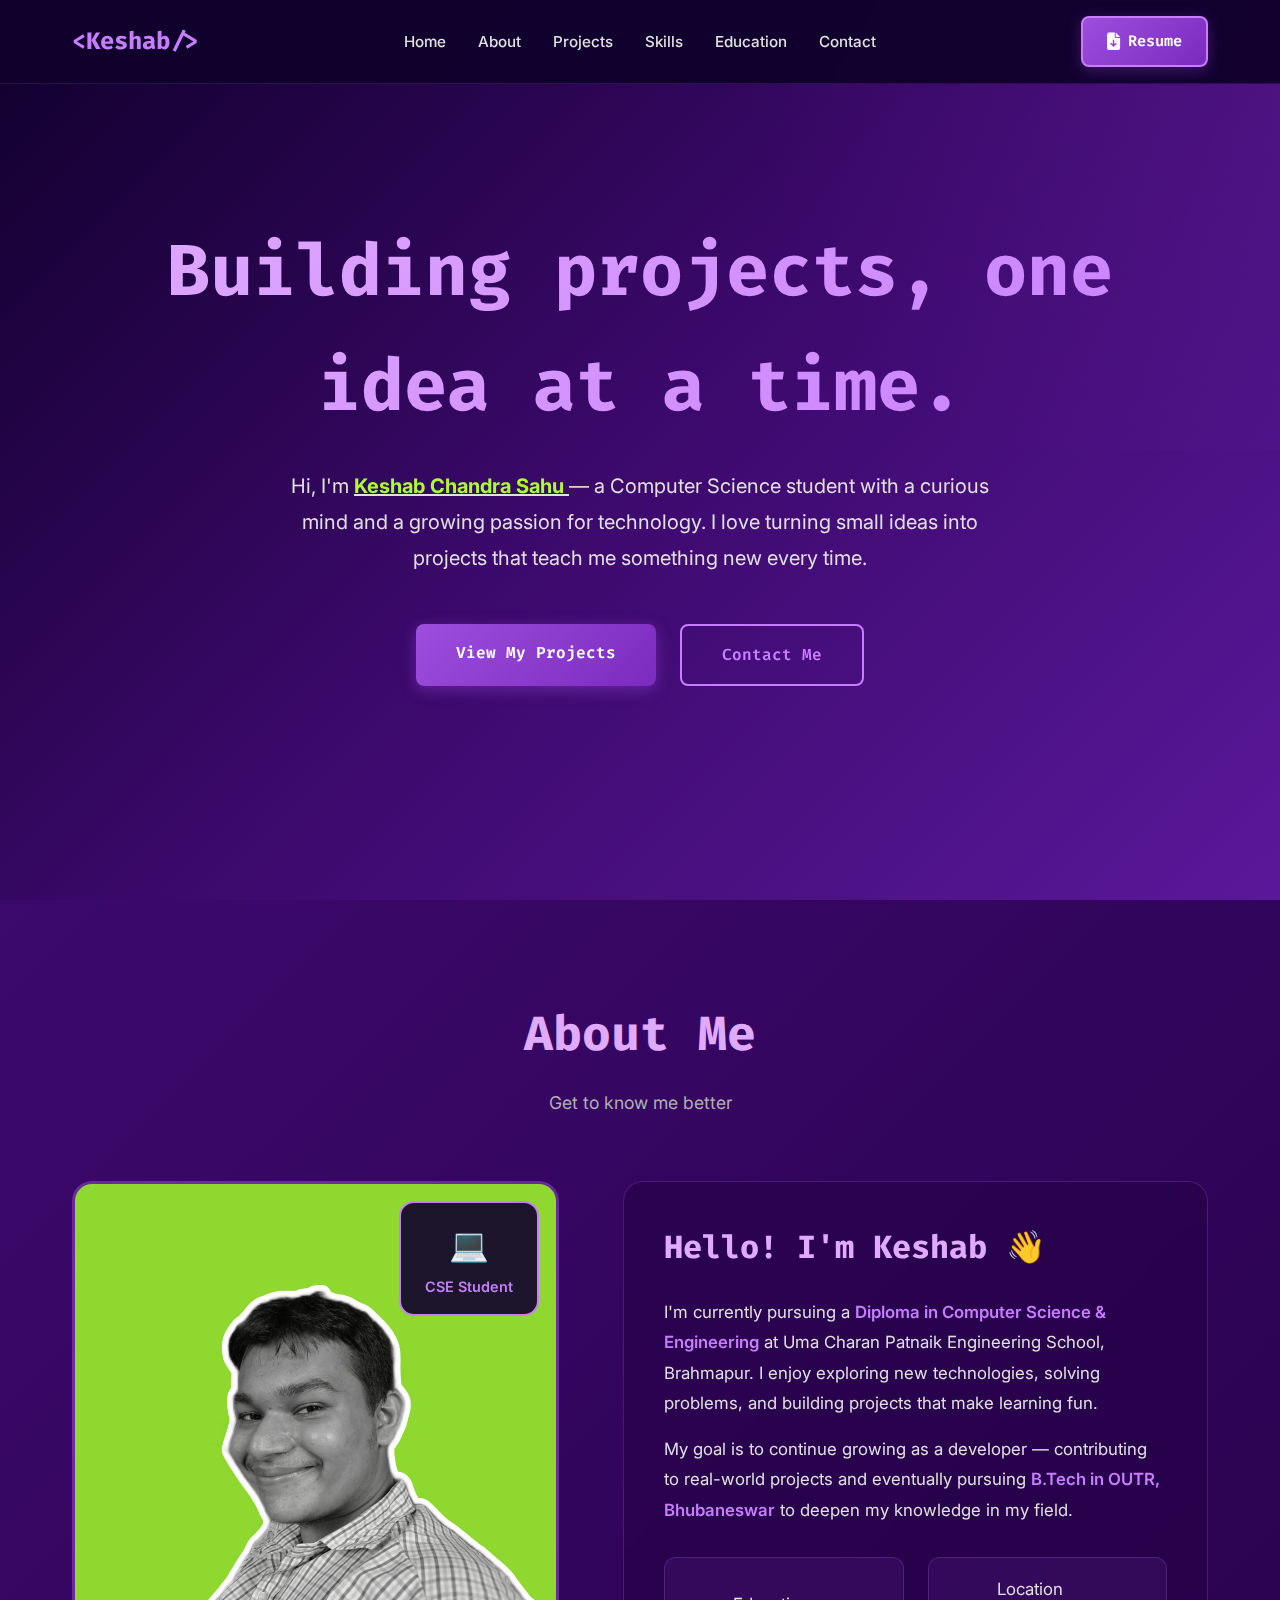
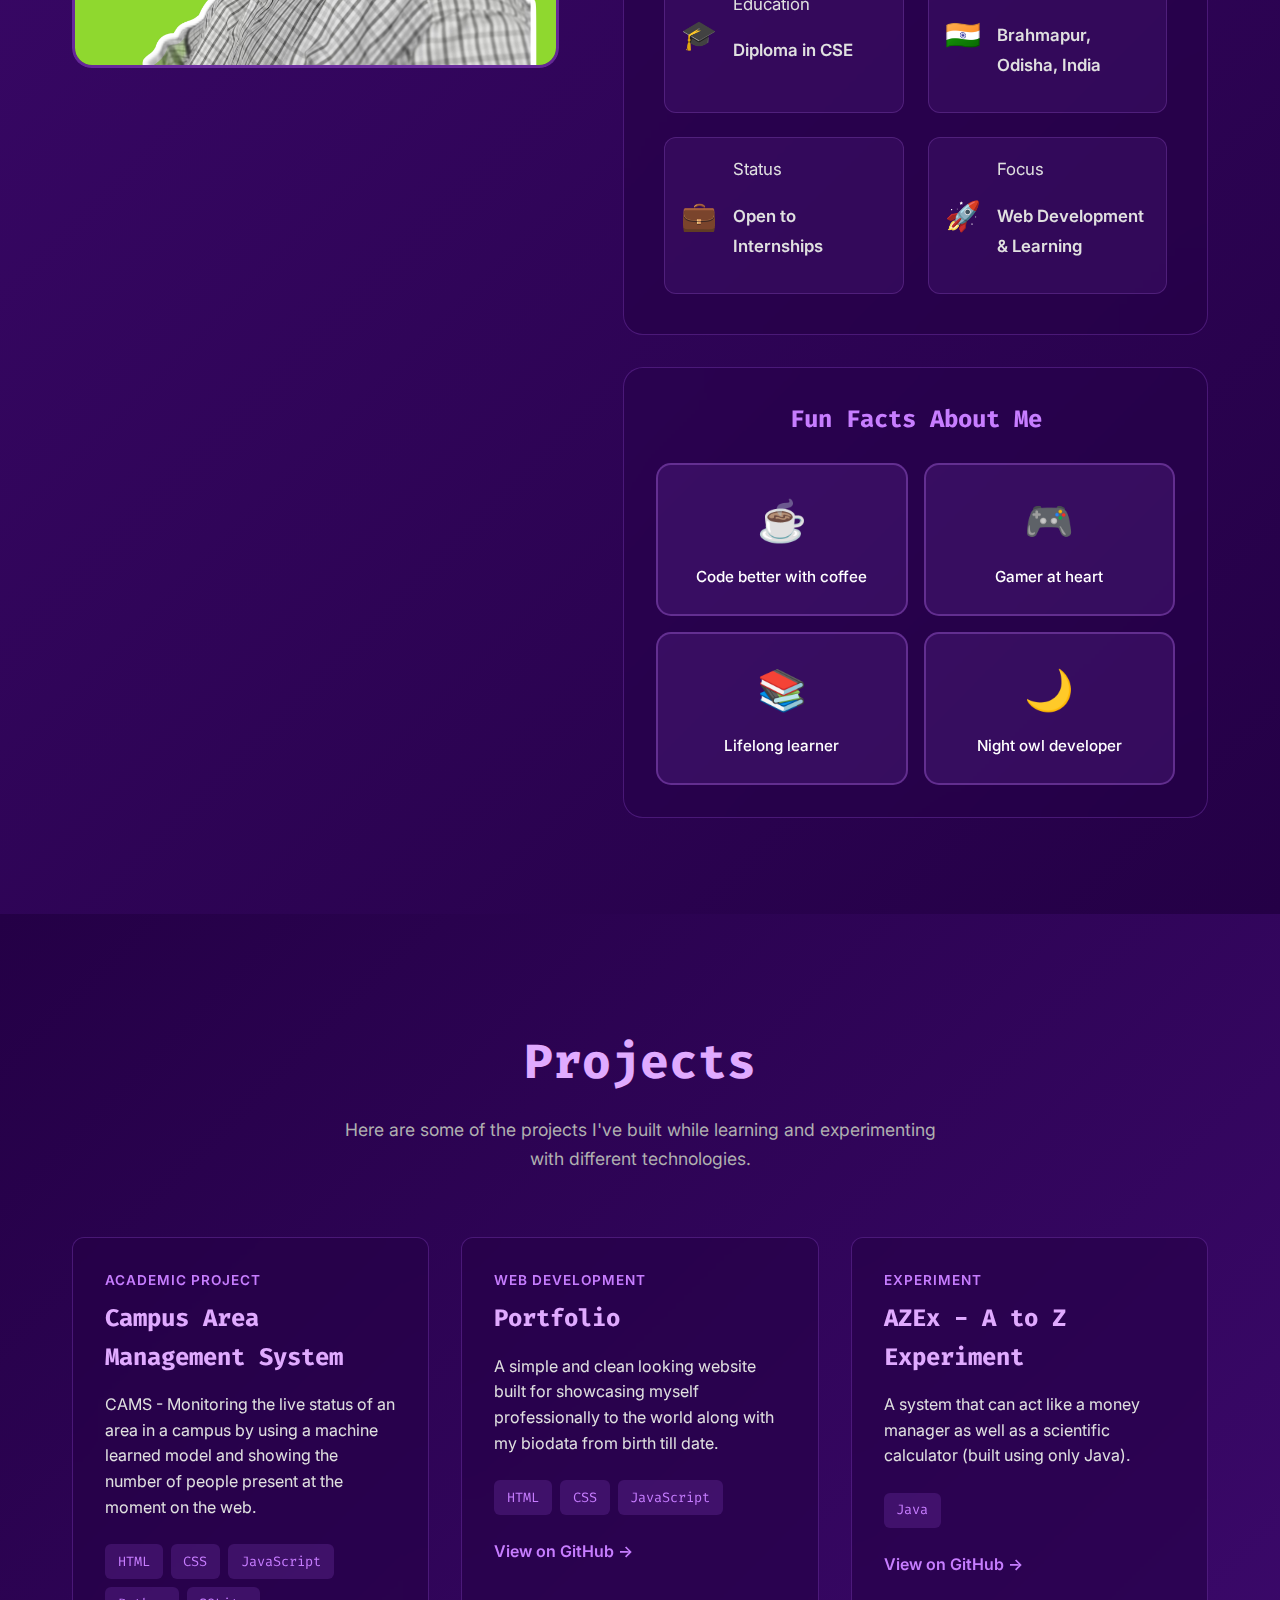
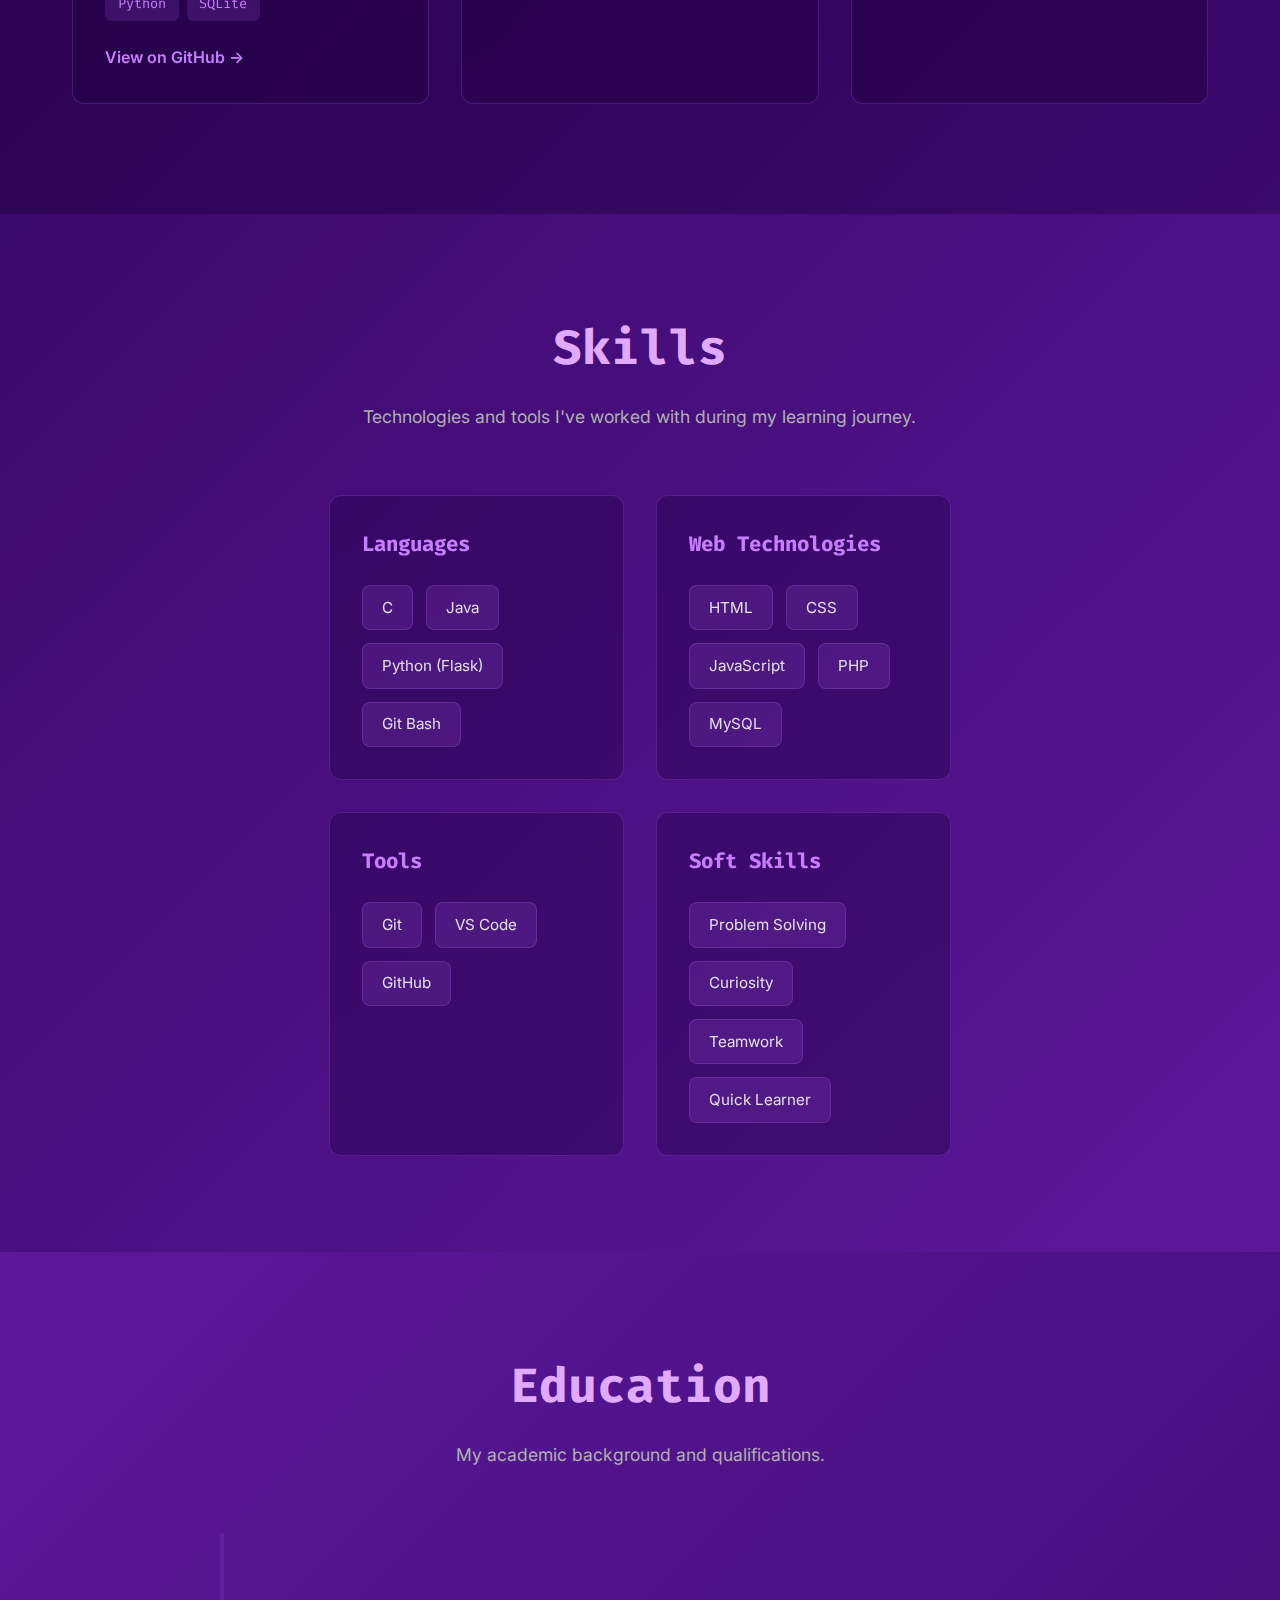
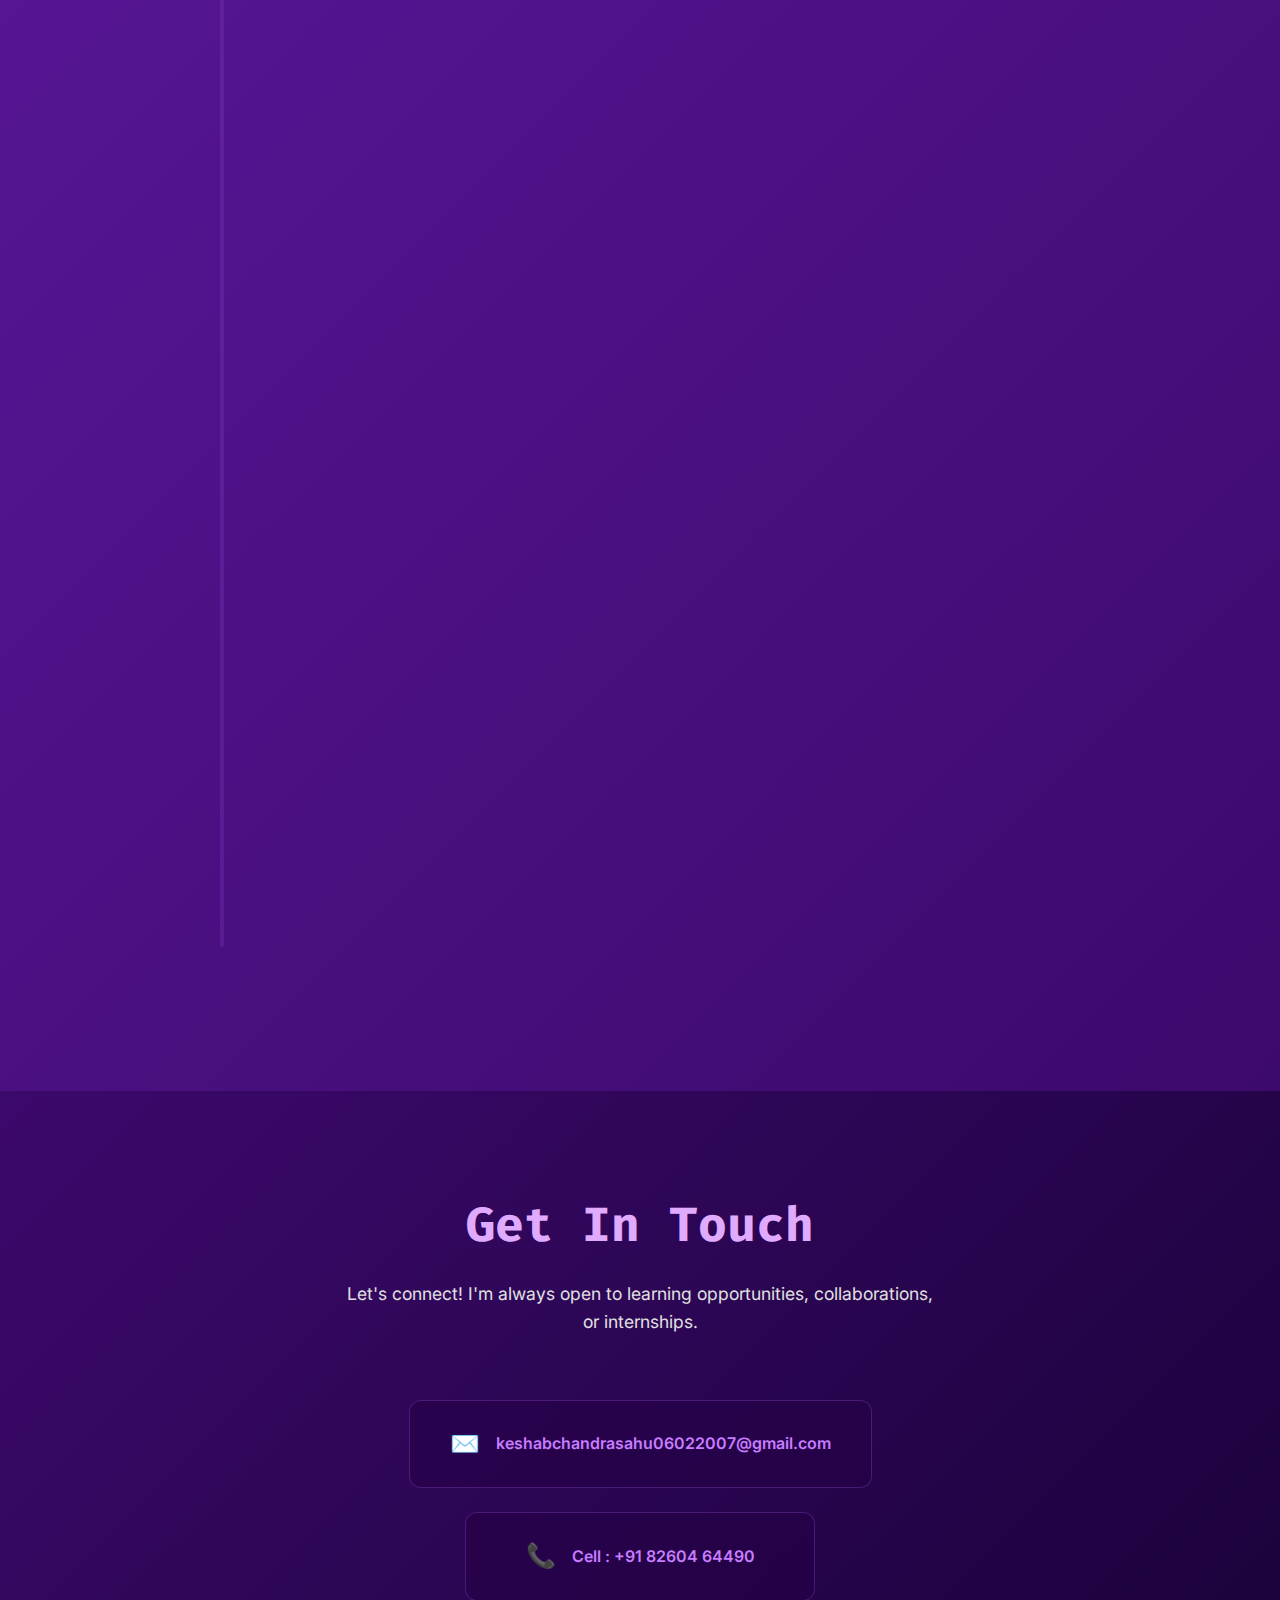
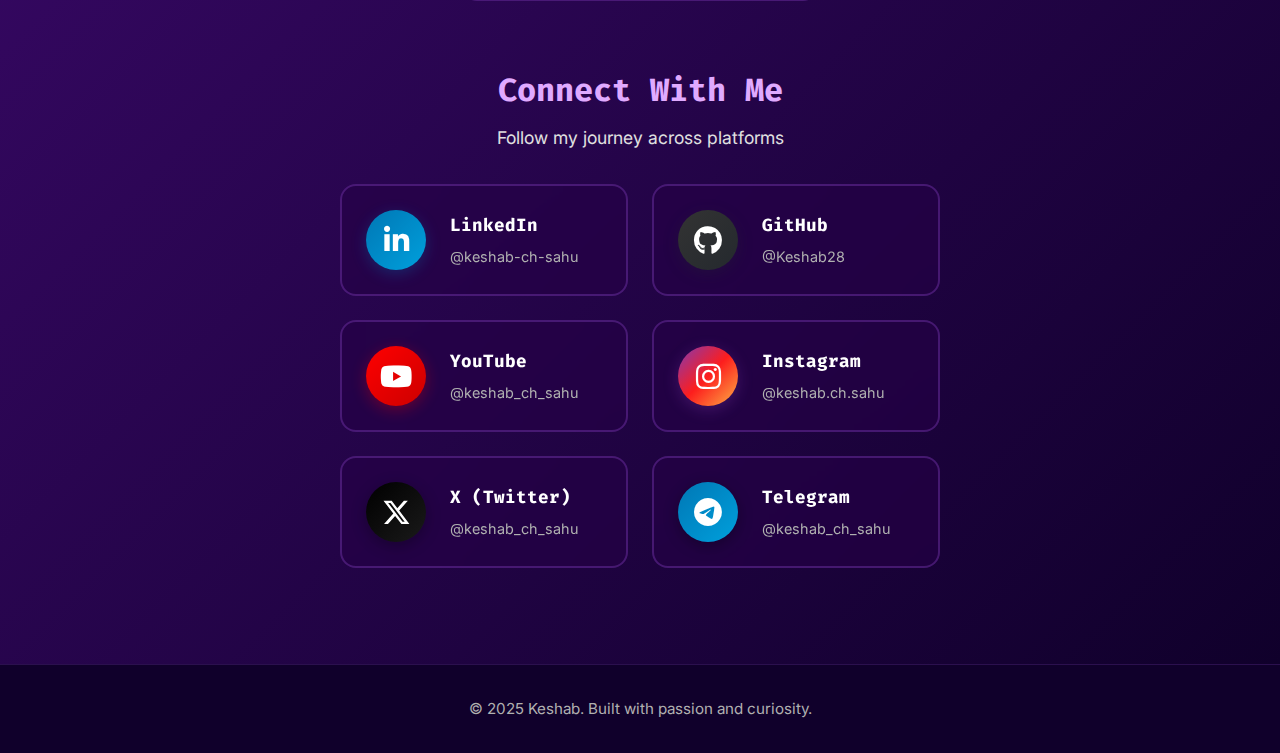
<file: Portfolio 2.0/index.html>
<!DOCTYPE html>
<html lang="en">

<head>
    <meta charset="UTF-8">
    <meta name="viewport" content="width=device-width, initial-scale=1.0">
    <meta name="description" content="Keshab Chandra Sahu - Computer Science Student at UCPES, Berhampur.">
    <title>Keshab Ch. Sahu | Portfolio</title>

    <link rel="icon" type="image/png" href="assets/favicon.png">

    <!-- Font Awesome for icons -->
    <link rel="stylesheet" href="https://cdnjs.cloudflare.com/ajax/libs/font-awesome/6.4.0/css/all.min.css" />

    <!-- Google Fonts -->
    <link rel="preconnect" href="https://fonts.googleapis.com">
    <link rel="preconnect" href="https://fonts.gstatic.com" crossorigin>
    <link
        href="https://fonts.googleapis.com/css2?family=Fira+Code:wght@400;500;600;700&family=Inter:wght@300;400;500;600&display=swap"
        rel="stylesheet">
    <link rel="stylesheet" href="style.css">
    <meta name="keywords" content="Keshab Chandra Sahu, portfolio, web design, development, UX/UI" />
</head>

<body>
    <!-- Custom Cursor -->
    <div class="cursor-dot"></div>
    <div class="cursor-outline"></div>

    <!-- Scroll to Top Button -->
    <button id="scrollToTop" class="scroll-to-top" aria-label="Scroll to top">
        <svg viewBox="0 0 24 24" fill="none" stroke="currentColor" stroke-width="2">
            <path d="M12 19V5M5 12l7-7 7 7" />
        </svg>
    </button>

    <!-- Navigation -->
    <nav>
        <div class="container">
            <div class="logo">&lt;Keshab/&gt;</div>
            <div class="mobile-menu-toggle" id="mobileMenuToggle">
                <span></span>
                <span></span>
                <span></span>
            </div>
            <ul id="navMenu">
                <li><a href="#hero">Home</a></li>
                <li><a href="#about">About</a></li>
                <li><a href="#projects">Projects</a></li>
                <li><a href="#skills">Skills</a></li>
                <li><a href="#education">Education</a></li>
                <li><a href="#contact">Contact</a></li>
            </ul>
            <a href="https://drive.google.com/file/d/1Wcy5tYeF1VlowwJk_axuUNITV36UvbnM/view?usp=drive_link" target="_blank" class="resume-btn">
                <i class="fas fa-file-download"></i>
                <span>Resume</span>
            </a>
        </div>
    </nav>

    <!-- Hero Section -->
    <section id="hero">
        <div class="container">
            <div class="hero-content">
                <h1>Building projects, one idea at a time.</h1>
                <p>Hi, I'm <u> <b> Keshab Chandra Sahu </b> </u> — a Computer Science student with a curious mind and a
                    growing
                    passion
                    for technology.
                    I love turning small ideas into projects that teach me something new every time.</p>
                <div class="cta-buttons">
                    <a href="#projects" class="btn btn-primary">View My Projects</a>
                    <a href="#contact" class="btn btn-secondary">Contact Me</a>
                </div>
            </div>
        </div>
    </section>

    <!-- About Section -->
    <section id="about">
        <div class="container">
            <div class="section-header">
                <h2>About Me</h2>
                <p>Get to know me better</p>
            </div>

            <div class="about-wrapper">
                <!-- Left Side - Dynamic Image -->
                <div class="about-image">
                    <div class="image-container">
                        <div class="image-glow"></div>
                        <img src="assets/Keshab.jpg" alt="Keshab Chandra Sahu">
                        <div class="floating-badge">
                            <span>💻</span>
                            <p>CSE Student</p>
                        </div>
                    </div>
                </div>

                <!-- Right Side - Details & Fun Facts -->
                <div class="about-details">
                    <div class="details-card">
                        <h3>Hello! I'm Keshab 👋</h3>
                        <p>
                            I'm currently pursuing a <strong>Diploma in Computer Science & Engineering</strong> at Uma
                            Charan Patnaik
                            Engineering School, Brahmapur. I enjoy exploring new technologies, solving problems, and
                            building projects that make learning fun.
                        </p>
                        <p>
                            My goal is to continue growing as a developer — contributing to real-world projects and
                            eventually pursuing <strong>B.Tech in OUTR, Bhubaneswar</strong> to deepen my knowledge in
                            my
                            field.
                        </p>

                        <!-- Quick Info Grid -->
                        <div class="quick-info">
                            <div class="info-item">
                                <span class="info-icon">🎓</span>
                                <div>
                                    <p class="info-label">Education</p>
                                    <p class="info-value">Diploma in CSE</p>
                                </div>
                            </div>
                            <div class="info-item">
                                <span class="info-icon">🇮🇳</span>
                                <div>
                                    <p class="info-label">Location</p>
                                    <p class="info-value">Brahmapur, Odisha, India</p>
                                </div>
                            </div>
                            <div class="info-item">
                                <span class="info-icon">💼</span>
                                <div>
                                    <p class="info-label">Status</p>
                                    <p class="info-value">Open to Internships</p>
                                </div>
                            </div>
                            <div class="info-item">
                                <span class="info-icon">🚀</span>
                                <div>
                                    <p class="info-label">Focus</p>
                                    <p class="info-value">Web Development & Learning</p>
                                </div>
                            </div>
                        </div>
                    </div>

                    <!-- Fun Facts Cards -->
                    <div class="fun-facts">
                        <h4>Fun Facts About Me</h4>
                        <div class="fun-facts-grid">
                            <div class="fun-fact-card">
                                <div class="fact-icon">☕</div>
                                <p class="fact-text">Code better with coffee</p>
                            </div>
                            <div class="fun-fact-card">
                                <div class="fact-icon">🎮</div>
                                <p class="fact-text">Gamer at heart</p>
                            </div>
                            <div class="fun-fact-card">
                                <div class="fact-icon">📚</div>
                                <p class="fact-text">Lifelong learner</p>
                            </div>
                            <div class="fun-fact-card">
                                <div class="fact-icon">🌙</div>
                                <p class="fact-text">Night owl developer</p>
                            </div>
                        </div>
                    </div>
                </div>
            </div>
        </div>
    </section>

    <!-- Projects Section -->
    <section id="projects">
        <div class="container">
            <div class="section-header">
                <h2>Projects</h2>
                <p>Here are some of the projects I've built while learning and experimenting with different
                    technologies.</p>
            </div>

            <div class="projects-grid">
                <!-- Project 1 -->
                <div class="project-card">
                    <div class="project-category">Academic Project</div>
                    <h3>Campus Area Management System</h3>
                    <p>
                        CAMS - Monitoring the live status of an area in a campus by using a machine learned model and
                        showing the number of people present at the moment on the web.
                    </p>
                    <div class="project-tools">
                        <span class="tool-tag">HTML</span>
                        <span class="tool-tag">CSS</span>
                        <span class="tool-tag">JavaScript</span>
                        <span class="tool-tag">Python</span>
                        <span class="tool-tag">SQLite</span>
                    </div>
                    <a href="https://github.com/Keshab28/Keshab-Chandra-Sahu/tree/main/CAMS%20by%20Keshab" class="project-link" target="_blank">View on GitHub →</a>
                </div>

                <!-- Project 2 - Add your own -->
                <div class="project-card">
                    <div class="project-category">Web Development</div>
                    <h3>Portfolio</h3>
                    <p>
                        A simple and clean looking website built for showcasing myself professionally to the world along
                        with my biodata from birth till date.
                    </p>
                    <div class="project-tools">
                        <span class="tool-tag">HTML</span>
                        <span class="tool-tag">CSS</span>
                        <span class="tool-tag">JavaScript</span>
                    </div>
                    <a href="https://github.com/Keshab28/Keshab-Chandra-Sahu/tree/main/Portfolio%201.0" class="project-link" target="_blank">View on GitHub →</a>
                </div>

                <!-- Project 3 - Add your own -->
                <div class="project-card">
                    <div class="project-category">Experiment</div>
                    <h3>AZEx - A to Z Experiment</h3>
                    <p>
                        A system that can act like a money manager as well as a scientific calculator (built using only
                        Java).
                    </p>
                    <div class="project-tools">
                        <span class="tool-tag">Java</span>
                    </div>
                    <a href="https://github.com/Keshab28/Keshab-Chandra-Sahu/tree/main/AZEx%20by%20Keshab" class="project-link" target="_blank">View on GitHub →</a>
                </div>
            </div>
        </div>
    </section>

    <!-- Skills Section -->
    <section id="skills">
        <div class="container">
            <div class="section-header">
                <h2>Skills</h2>
                <p>Technologies and tools I've worked with during my learning journey.</p>
            </div>

            <div class="skills-grid">
                <div class="skill-category">
                    <h3>Languages</h3>
                    <div class="skill-list">
                        <span class="skill-item">C</span>
                        <span class="skill-item">Java</span>
                        <span class="skill-item">Python (Flask)</span>
                        <span class="skill-item">Git Bash</span>
                    </div>
                </div>

                <div class="skill-category">
                    <h3>Web Technologies</h3>
                    <div class="skill-list">
                        <span class="skill-item">HTML</span>
                        <span class="skill-item">CSS</span>
                        <span class="skill-item">JavaScript</span>
                        <span class="skill-item">PHP</span>
                        <span class="skill-item">MySQL</span>
                    </div>
                </div>

                <div class="skill-category">
                    <h3>Tools</h3>
                    <div class="skill-list">
                        <span class="skill-item">Git</span>
                        <span class="skill-item">VS Code</span>
                        <span class="skill-item">GitHub</span>
                    </div>
                </div>

                <div class="skill-category">
                    <h3>Soft Skills</h3>
                    <div class="skill-list">
                        <span class="skill-item">Problem Solving</span>
                        <span class="skill-item">Curiosity</span>
                        <span class="skill-item">Teamwork</span>
                        <span class="skill-item">Quick Learner</span>
                    </div>
                </div>
            </div>
        </div>
    </section>

    <!-- Education Section -->
    <!-- <section id="education">
        <div class="container">
            <div class="section-header">
                <h2>Education</h2>
                <p>My academic background and qualifications.</p>
            </div>

            <div class="education-card">
                <h3>Class 10th</h3>
                <p class="institution">K.C. Public School, Brahmapur</p>
                <p class="board">CBSE New Delhi</p>
                <span class="duration">2022 - 2023</span>
            </div>
            <div class="education-card">
                <h3>Diploma in Computer Science & Engineering</h3>
                <p class="institution">Uma Charan Patnaik Engineering School, Brahmapur</p>
                <p class="board">SCTEVT Odisha</p>
                <span class="duration">2023 - 2026</span>
            </div>
        </div>
    </section> -->

    <!-- Education Section -->
    <section id="education">
        <div class="container">
            <div class="section-header">
                <h2>Education</h2>
                <p>My academic background and qualifications.</p>
            </div>

            <!-- NEW: Timeline Wrapper -->
            <div class="education-timeline-wrapper">
                <!-- Vertical Progress Line -->
                <div class="timeline-progress">
                    <div class="progress-line"></div>
                    <div class="progress-line-fill"></div>
                </div>

                <!-- Timeline Items -->
                <div class="timeline-items">
                    <!-- Education Item 1 -->
                    <div class="timeline-item">
                        <div class="timeline-dot">
                            <div class="dot-inner"></div>
                            <div class="dot-pulse"></div>
                        </div>
                        <div class="education-card">
                            <div class="timeline-badge">2022</div>
                            <h3>Class 10th</h3>
                            <p class="institution">K.C. Public School, Brahmapur</p>
                            <p class="board">CBSE New Delhi</p>
                            <span class="duration">2022 - 2023</span>
                        </div>
                    </div>

                    <!-- Education Item 2 -->
                    <div class="timeline-item">
                        <div class="timeline-dot active">
                            <div class="dot-inner"></div>
                            <div class="dot-pulse"></div>
                        </div>
                        <div class="education-card">
                            <div class="timeline-badge current">Current</div>
                            <h3>Diploma in Computer Science & Engineering</h3>
                            <p class="institution">Uma Charan Patnaik Engineering School, Brahmapur</p>
                            <p class="board">SCTEVT Odisha</p>
                            <span class="duration">2023 - 2026</span>
                            <div class="progress-indicator">
                                <div class="progress-bar">
                                    <div class="progress-fill" style="width: 66%;">
                                        <span class="progress-text">66% Complete</span>
                                    </div>
                                </div>
                            </div>
                        </div>
                    </div>

                    <!-- Future Education (Optional) -->
                    <div class="timeline-item future">
                        <div class="timeline-dot future-dot">
                            <div class="dot-inner"></div>
                            <div class="dot-pulse"></div>
                        </div>
                        <div class="education-card">
                            <div class="timeline-badge future-badge">Upcoming</div>
                            <h3>B.Tech (Goal)</h3>
                            <p class="institution">OUTR, Bhubaneswar</p>
                            <p class="board">Target Institution</p>
                            <span class="duration">2026 onwards</span>
                        </div>
                    </div>
                </div>
            </div>
        </div>
    </section>

    <!-- Contact Section -->
    <section id="contact">
        <div class="container">
            <div class="contact-content">
                <div class="section-header">
                    <h2>Get In Touch</h2>
                    <p>Let's connect! I'm always open to learning opportunities, collaborations, or internships.</p>
                </div>

                <div class="contact-links">
                    <a href="mailto:keshabchandrasahu06022007@gmail.com" class="contact-item">
                        <span>✉️</span>
                        <span class="contact-label">keshabchandrasahu06022007@gmail.com</span>
                    </a>
                    <a href="tel:+91 82604 64490" class="contact-item">
                        <span>📞</span>
                        <span class="contact-label">Cell : +91 82604 64490</span>
                    </a>
                    <!-- <a href="https://github.com/yourusername" target="_blank" class="contact-item">
                        <span>💻</span>
                        <span class="contact-label">GitHub Profile</span>
                    </a> -->
                </div>
                <div class="social-media-section">
                    <h3 class="social-heading">Connect With Me</h3>
                    <p class="social-subheading">Follow my journey across platforms</p>

                    <div class="modern-social-links">
                        <a href="https://www.linkedin.com/in/keshab-chandra-sahu-75b354315/" target="_blank"
                            class="modern-social-card linkedin" data-platform="LinkedIn">
                            <div class="social-icon-wrapper">
                                <i class="fab fa-linkedin-in"></i>
                            </div>
                            <div class="social-info">
                                <span class="social-name">LinkedIn</span>
                                <span class="social-handle">@keshab-ch-sahu</span>
                            </div>
                            <div class="social-hover-effect"></div>
                        </a>

                        <a href="https://github.com/Keshab28" target="_blank" class="modern-social-card github"
                            data-platform="GitHub">
                            <div class="social-icon-wrapper">
                                <i class="fab fa-github"></i>
                            </div>
                            <div class="social-info">
                                <span class="social-name">GitHub</span>
                                <span class="social-handle">@Keshab28</span>
                            </div>
                            <div class="social-hover-effect"></div>
                        </a>

                        <a href="https://www.youtube.com/@keshab_ch_sahu" target="_blank"
                            class="modern-social-card youtube" data-platform="YouTube">
                            <div class="social-icon-wrapper">
                                <i class="fab fa-youtube"></i>
                            </div>
                            <div class="social-info">
                                <span class="social-name">YouTube</span>
                                <span class="social-handle">@keshab_ch_sahu</span>
                            </div>
                            <div class="social-hover-effect"></div>
                        </a>

                        <a href="https://www.instagram.com/keshab.ch.sahu/" target="_blank"
                            class="modern-social-card instagram" data-platform="Instagram">
                            <div class="social-icon-wrapper">
                                <i class="fab fa-instagram"></i>
                            </div>
                            <div class="social-info">
                                <span class="social-name">Instagram</span>
                                <span class="social-handle">@keshab.ch.sahu</span>
                            </div>
                            <div class="social-hover-effect"></div>
                        </a>

                        <a href="https://x.com/keshab_ch_sahu" target="_blank" class="modern-social-card twitter"
                            data-platform="X (Twitter)">
                            <div class="social-icon-wrapper">
                                <!-- <i class="fab fa-twitter"></i> -->
                                <svg viewBox="0 0 24 24" fill="currentColor" style="width: 1.8rem; height: 1.8rem;">
                                    <path
                                        d="M18.244 2.25h3.308l-7.227 8.26 8.502 11.24H16.17l-5.214-6.817L4.99 21.75H1.68l7.73-8.835L1.254 2.25H8.08l4.713 6.231zm-1.161 17.52h1.833L7.084 4.126H5.117z" />
                                </svg>
                            </div>
                            <div class="social-info">
                                <span class="social-name">X (Twitter)</span>
                                <span class="social-handle">@keshab_ch_sahu</span>
                            </div>
                            <div class="social-hover-effect"></div>
                        </a>

                        <a href="#" target="_blank" class="modern-social-card telegram" data-platform="Telegram">
                            <div class="social-icon-wrapper">
                                <i class="fab fa-telegram"></i>
                            </div>
                            <div class="social-info">
                                <span class="social-name">Telegram</span>
                                <span class="social-handle">@keshab_ch_sahu</span>
                            </div>
                            <div class="social-hover-effect"></div>
                        </a>
                    </div>
                </div>
            </div>
        </div>
    </section>

    <!-- Footer -->
    <footer>
        <div class="container">
            <p>&copy; 2025 Keshab. Built with passion and curiosity.</p>
        </div>
    </footer>

    <!-- JavaScript -->
    <script>
        // Mobile Menu Toggle
        const mobileMenuToggle = document.getElementById('mobileMenuToggle');
        const navMenu = document.getElementById('navMenu');

        mobileMenuToggle.addEventListener('click', () => {
            navMenu.classList.toggle('active');
            mobileMenuToggle.classList.toggle('active');
        });

        // Close mobile menu when clicking on a link
        const navLinks = document.querySelectorAll('nav ul li a');
        navLinks.forEach(link => {
            link.addEventListener('click', () => {
                navMenu.classList.remove('active');
                mobileMenuToggle.classList.remove('active');
            });
        });

        // Close mobile menu when clicking outside
        document.addEventListener('click', (e) => {
            if (!e.target.closest('nav')) {
                navMenu.classList.remove('active');
                mobileMenuToggle.classList.remove('active');
            }
        });

        // Custom Cursor Effect
        const cursorDot = document.querySelector('.cursor-dot');
        const cursorOutline = document.querySelector('.cursor-outline');

        let mouseX = 0, mouseY = 0;
        let outlineX = 0, outlineY = 0;

        // Track mouse position
        document.addEventListener('mousemove', (e) => {
            mouseX = e.clientX;
            mouseY = e.clientY;

            // Dot follows immediately
            cursorDot.style.left = mouseX + 'px';
            cursorDot.style.top = mouseY + 'px';
            cursorDot.style.opacity = '1';
            cursorOutline.style.opacity = '1';
        });

        // Smooth outline animation
        function animateOutline() {
            outlineX += (mouseX - outlineX) * 0.15;
            outlineY += (mouseY - outlineY) * 0.15;

            cursorOutline.style.left = outlineX + 'px';
            cursorOutline.style.top = outlineY + 'px';

            requestAnimationFrame(animateOutline);
        }
        animateOutline();

        // Hide cursor when leaving window
        document.addEventListener('mouseleave', () => {
            cursorDot.style.opacity = '0';
            cursorOutline.style.opacity = '0';
        });

        // Scale effect on hover
        const hoverElements = document.querySelectorAll('a, button, .project-card, .skill-item');
        hoverElements.forEach(elem => {
            elem.addEventListener('mouseenter', () => {
                cursorOutline.style.transform = 'translate(-50%, -50%) scale(1.5)';
            });
            elem.addEventListener('mouseleave', () => {
                cursorOutline.style.transform = 'translate(-50%, -50%) scale(1)';
            });
        });

        // Scroll to Top Button
        const scrollToTopBtn = document.getElementById('scrollToTop');

        // Show/hide button based on scroll position
        window.addEventListener('scroll', () => {
            if (window.pageYOffset > 300) {
                scrollToTopBtn.classList.add('visible');
            } else {
                scrollToTopBtn.classList.remove('visible');
            }
        });

        // Scroll to top when clicked
        scrollToTopBtn.addEventListener('click', () => {
            window.scrollTo({
                top: 0,
                behavior: 'smooth'
            });
        });

        // Smooth scrolling for navigation links
        document.querySelectorAll('a[href^="#"]').forEach((anchor) => {
            anchor.addEventListener("click", function (e) {
                e.preventDefault();
                const target = document.querySelector(this.getAttribute("href"));
                if (target) {
                    target.scrollIntoView({
                        behavior: "smooth",
                        block: "start",
                    });
                }
            });
        });

        // Add transition to fact text
        document.querySelectorAll('.fact-text').forEach(text => {
            text.style.transition = 'transform 0.3s ease';
        });

        // Modern Social Cards - Interactive Effects
        const socialCards = document.querySelectorAll('.modern-social-card');

        socialCards.forEach(card => {
            // Create floating particles on hover
            card.addEventListener('mouseenter', function (e) {
                createParticles(this);
            });

            // Add click ripple effect
            card.addEventListener('click', function (e) {
                const ripple = document.createElement('div');
                ripple.className = 'click-ripple';
                const rect = this.getBoundingClientRect();
                const x = e.clientX - rect.left;
                const y = e.clientY - rect.top;

                ripple.style.cssText = `
            position: absolute;
            width: 10px;
            height: 10px;
            border-radius: 50%;
            background: rgba(255, 255, 255, 0.6);
            transform: translate(-50%, -50%);
            left: ${x}px;
            top: ${y}px;
            pointer-events: none;
            animation: rippleEffect 0.6s ease-out;
            z-index: 10;
        `;

                this.appendChild(ripple);

                setTimeout(() => ripple.remove(), 600);
            });
        });

        // Create floating particles
        function createParticles(element) {
            for (let i = 0; i < 3; i++) {
                setTimeout(() => {
                    const particle = document.createElement('div');
                    particle.className = 'social-particle';
                    particle.style.cssText = `
                position: absolute;
                width: 5px;
                height: 5px;
                background: var(--heliotrope);
                border-radius: 50%;
                pointer-events: none;
                left: ${Math.random() * 100}%;
                top: ${Math.random() * 100}%;
                opacity: 0;
                animation: particleFloat 1.5s ease-out forwards;
                z-index: 0;
            `;
                    element.appendChild(particle);

                    setTimeout(() => particle.remove(), 1500);
                }, i * 100);
            }
        }

        // Add CSS animations for ripple and particles
        const styleSheet = document.createElement('style');
        styleSheet.textContent = `
    @keyframes rippleEffect {
        0% {
            transform: translate(-50%, -50%) scale(1);
            opacity: 1;
        }
        100% {
            transform: translate(-50%, -50%) scale(40);
            opacity: 0;
        }
    }

    @keyframes particleFloat {
        0% {
            transform: translateY(0) scale(0);
            opacity: 0;
        }
        50% {
            opacity: 1;
        }
        100% {
            transform: translateY(-50px) scale(1);
            opacity: 0;
        }
    }
`;
        document.head.appendChild(styleSheet);

        // Tooltip on hover
        socialCards.forEach(card => {
            const platform = card.getAttribute('data-platform');

            card.addEventListener('mouseenter', function (e) {
                const tooltip = document.createElement('div');
                tooltip.className = 'social-tooltip';
                tooltip.textContent = `Visit my ${platform}`;
                tooltip.style.cssText = `
            position: absolute;
            top: -40px;
            left: 50%;
            transform: translateX(-50%) scale(0);
            background: rgba(16, 0, 43, 0.95);
            color: var(--heliotrope);
            padding: 0.5rem 1rem;
            border-radius: 8px;
            font-size: 0.85rem;
            white-space: nowrap;
            pointer-events: none;
            border: 1px solid var(--heliotrope);
            z-index: 100;
            animation: tooltipAppear 0.3s ease forwards;
        `;

                this.style.position = 'relative';
                this.appendChild(tooltip);
            });

            card.addEventListener('mouseleave', function () {
                const tooltip = this.querySelector('.social-tooltip');
                if (tooltip) tooltip.remove();
            });
        });

        const tooltipStyle = document.createElement('style');
        tooltipStyle.textContent = `
            @keyframes tooltipAppear {
                to {
                    transform: translateX(-50%) scale(1);
                }
            }
        `;
        document.head.appendChild(tooltipStyle);

        // ===== EDUCATION TIMELINE ANIMATION =====

        // Animate timeline on scroll into view
        const timelineObserver = new IntersectionObserver((entries) => {
            entries.forEach(entry => {
                if (entry.isIntersecting) {
                    // Trigger progress fill animation
                    const progressFill = entry.target.querySelector('.progress-fill');
                    if (progressFill) {
                        const targetWidth = progressFill.style.width;
                        progressFill.style.width = '0%';
                        setTimeout(() => {
                            progressFill.style.width = targetWidth;
                        }, 100);
                    }
                }
            });
        }, {
            threshold: 0.3
        });

        // Observe education section
        const educationSection = document.querySelector('#education');
        if (educationSection) {
            timelineObserver.observe(educationSection);
        }
    </script>
</body>

</html>
</file>
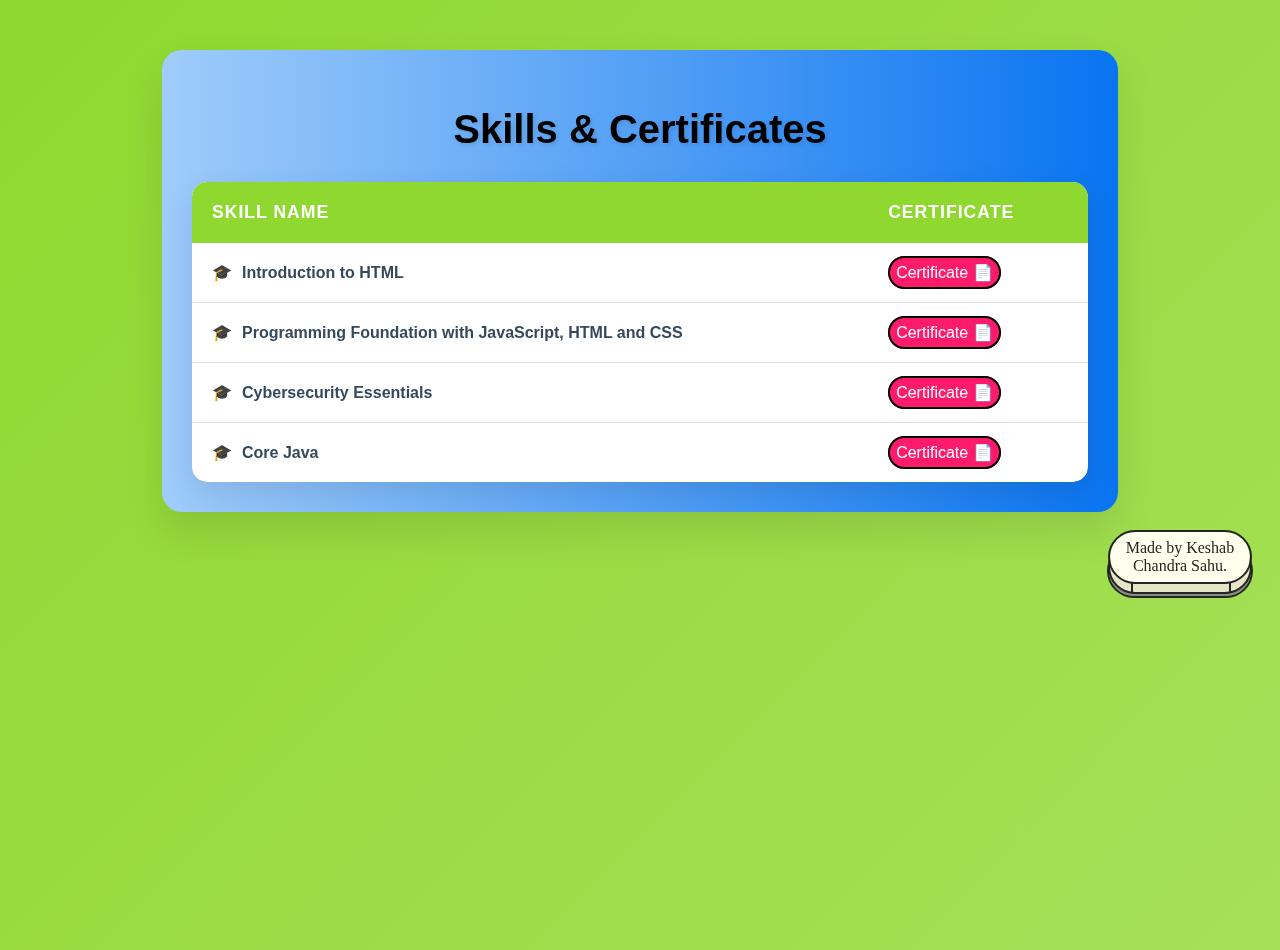
<file: certificates.html>
<!DOCTYPE html>
<html lang="en">
  <head>
    <meta charset="UTF-8" />
    <meta name="viewport" content="width=device-width, initial-scale=1.0" />
    <title>Skills and Certificates</title>
    <link rel="icon" href="favicon.png" type="image/png" />
    <link rel="stylesheet" href="certificates.css">
  </head>
  <body>
    <div class="container">
      <h1 style="color: black;">Skills & Certificates</h1>

      <div class="table-container">
        <table>
          <thead>
            <tr>
              <th>Skill Name</th>
              <th>Certificate</th>
            </tr>
          </thead>
          <tbody>
            <tr>
              <td class="skill-name">Introduction to HTML</td>
              <td>
                <a href="https://drive.google.com/file/d/1s-3WtCEYq3UadzGb8IuD1Rqi19X5UUGD/view?usp=sharing" class="download" target="_blank">Certificate 📄</a>
              </td>
            </tr>
            <tr>
              <td class="skill-name">Programming Foundation with JavaScript, HTML and CSS</td>
              <td>
                <a href="https://drive.google.com/file/d/1s7OA8rgitQnBk-3DvpEDsXpcQlqIMuZR/view?usp=sharing" class="download" target="_blank">Certificate 📄</a>
              </td>
            </tr>
            <tr>
              <td class="skill-name">Cybersecurity Essentials</td>
              <td>
                <a href="https://drive.google.com/file/d/1s2fn2um_a-sX_GSx4Fk4SBJW8bFw3OTX/view?usp=sharing" class="download" target="_blank">Certificate 📄</a>
              </td>
            </tr>
            <tr>
              <td class="skill-name">Core Java</td>
              <td>
                <a href="https://drive.google.com/file/d/1s1zYgtSYGIzA2l-CtAnqgb0iK9b1OgW2/view?usp=sharing" class="download" target="_blank">Certificate 📄</a>
              </td>
            </tr>
          </tbody>
        </table>
      </div>
    </div>

    <div class="center">
      <button type="button">
        <div class="top">Made by Keshab Chandra Sahu.</div>
        <div class="bottom"></div>
      </button>
    </div>

    <script>
      function addNewSkill() {
        const skillName = prompt("Enter skill name:");
        const certificateUrl = prompt("Enter certificate URL:");

        if (skillName && certificateUrl) {
          const tbody = document.querySelector("tbody");
          const newRow = document.createElement("tr");

          newRow.innerHTML = `
                    <td class="skill-name">${skillName}</td>
                    <td>
                        <a href="${certificateUrl}" class="certificate-link" target="_blank">View Certificate</a>
                    </td>
                `;

          tbody.appendChild(newRow);
        }
      }

      // Add click animation to certificate links
      document.addEventListener("DOMContentLoaded", function () {
        const links = document.querySelectorAll(".certificate-link");
        links.forEach((link) => {
          link.addEventListener("click", function (e) {
            e.preventDefault();
            this.style.transform = "scale(0.95)";
            setTimeout(() => {
              this.style.transform = "translateY(-3px)";
            }, 100);
          });
        });
      });
    </script>
  </body>
</html>
</file>
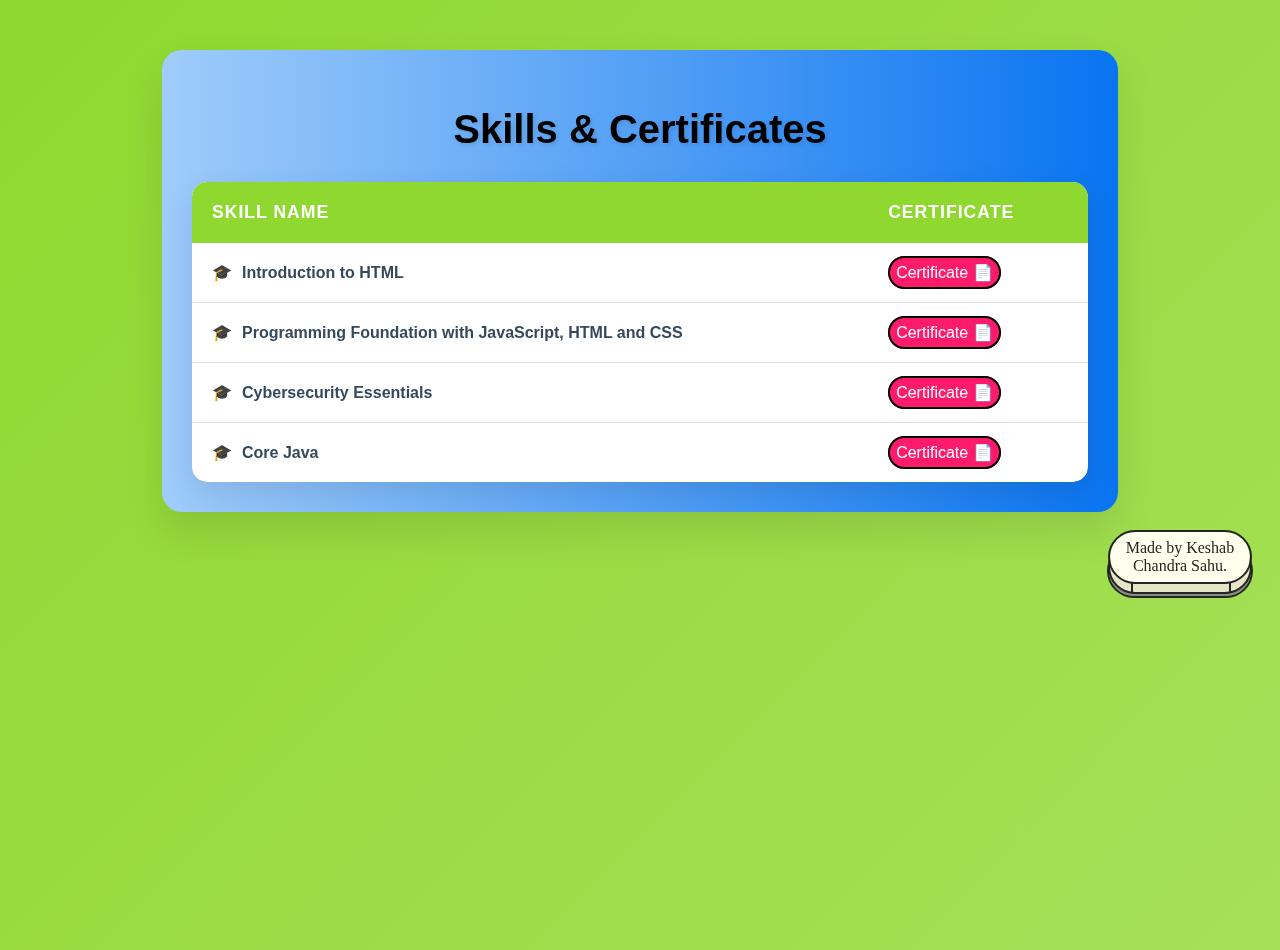
<file: Portfolio 1.0/certificates.html>
<!DOCTYPE html>
<html lang="en">
  <head>
    <meta charset="UTF-8" />
    <meta name="viewport" content="width=device-width, initial-scale=1.0" />
    <title>Skills and Certificates</title>
    <link rel="icon" href="assets/favicon.png" type="image/png" />
    <link rel="stylesheet" href="certificates.css">
  </head>
  <body>
    <div class="container">
      <h1 style="color: black;">Skills & Certificates</h1>

      <div class="table-container">
        <table>
          <thead>
            <tr>
              <th>Skill Name</th>
              <th>Certificate</th>
            </tr>
          </thead>
          <tbody>
            <tr>
              <td class="skill-name">Introduction to HTML</td>
              <td>
                <a href="https://drive.google.com/file/d/1s-3WtCEYq3UadzGb8IuD1Rqi19X5UUGD/view?usp=drive_link" class="download" target="_blank">Certificate 📄</a>
              </td>
            </tr>
            <tr>
              <td class="skill-name">Programming Foundation with JavaScript, HTML and CSS</td>
              <td>
                <a href="https://drive.google.com/file/d/1s7OA8rgitQnBk-3DvpEDsXpcQlqIMuZR/view?usp=drive_link" class="download" target="_blank">Certificate 📄</a>
              </td>
            </tr>
            <tr>
              <td class="skill-name">Cybersecurity Essentials</td>
              <td>
                <a href="https://drive.google.com/file/d/1s2fn2um_a-sX_GSx4Fk4SBJW8bFw3OTX/view?usp=drive_link" class="download" target="_blank">Certificate 📄</a>
              </td>
            </tr>
            <tr>
              <td class="skill-name">Core Java</td>
              <td>
                <a href="https://drive.google.com/file/d/1s1zYgtSYGIzA2l-CtAnqgb0iK9b1OgW2/view?usp=drive_link" class="download" target="_blank">Certificate 📄</a>
              </td>
            </tr>
          </tbody>
        </table>
      </div>
    </div>

    <div class="center">
      <button type="button">
        <div class="top">Made by Keshab Chandra Sahu.</div>
        <div class="bottom"></div>
      </button>
    </div>

    <script>
      function addNewSkill() {
        const skillName = prompt("Enter skill name:");
        const certificateUrl = prompt("Enter certificate URL:");

        if (skillName && certificateUrl) {
          const tbody = document.querySelector("tbody");
          const newRow = document.createElement("tr");

          newRow.innerHTML = `
                    <td class="skill-name">${skillName}</td>
                    <td>
                        <a href="${certificateUrl}" class="certificate-link" target="_blank">View Certificate</a>
                    </td>
                `;

          tbody.appendChild(newRow);
        }
      }

      // Add click animation to certificate links
      document.addEventListener("DOMContentLoaded", function () {
        const links = document.querySelectorAll(".certificate-link");
        links.forEach((link) => {
          link.addEventListener("click", function (e) {
            e.preventDefault();
            this.style.transform = "scale(0.95)";
            setTimeout(() => {
              this.style.transform = "translateY(-3px)";
            }, 100);
          });
        });
      });
    </script>
  </body>
</html>
</file>
<file: Portfolio 2.0/style.css>
* {
  margin: 0;
  padding: 0;
  box-sizing: border-box;
}

:root {
  --russian-violet: #10002b;
  --russian-violet-2: #240046;
  --persian-indigo: #3c096c;
  --tekhelet: #5a189a;
  --french-violet: #7b2cbf;
  --amethyst: #9d4edd;
  --heliotrope: #c77dff;
  --mauve: #e0aaff;
  --text-primary: #ffffff;
  --text-secondary: #e0e0e0;
  --text-muted: #b0b0b0;
}

html {
  scroll-behavior: smooth;
}

body {
  font-family: "Inter", sans-serif;
  background: linear-gradient(
    135deg,
    var(--russian-violet) 0%,
    var(--persian-indigo) 100%
  );
  color: var(--text-primary);
  line-height: 1.6;
  overflow-x: hidden;
}

h1,
h2,
h3,
h4 {
  font-family: "Fira Code", monospace;
}

/* Navigation */
nav {
  position: fixed;
  top: 0;
  width: 100%;
  background: rgba(16, 0, 43, 0.95);
  backdrop-filter: blur(10px);
  z-index: 1000;
  padding: 1rem 0;
  border-bottom: 1px solid rgba(157, 78, 221, 0.2);
}

nav .container {
  max-width: 1200px;
  margin: 0 auto;
  padding: 0 2rem;
  display: flex;
  justify-content: space-between;
  align-items: center;
}

nav .logo {
  font-family: "Fira Code", monospace;
  font-size: 1.5rem;
  font-weight: 700;
  color: var(--heliotrope);
}

nav ul {
  display: flex;
  list-style: none;
  gap: 2rem;
}

/* nav ul li a {
  color: var(--text-secondary);
  text-decoration: none;
  font-weight: 500;
  transition: color 0.3s ease;
  font-size: 0.95rem;
}

nav ul li a:hover {
  color: var(--heliotrope);
} */

nav ul li a {
  color: var(--text-secondary);
  text-decoration: none;
  font-weight: 500;
  transition: all 0.3s ease;
  font-size: 0.95rem;
  position: relative;
  padding-bottom: 5px;
}

nav ul li a::after {
  content: "";
  position: absolute;
  bottom: 0;
  left: 0;
  width: 0;
  height: 2px;
  background: linear-gradient(90deg, var(--heliotrope), var(--mauve));
  transition: width 0.3s ease;
}

nav ul li a:hover {
  color: var(--heliotrope);
}

nav ul li a:hover::after {
  width: 100%;
}

.mobile-menu-toggle {
  display: none;
  flex-direction: column;
  gap: 5px;
  cursor: pointer;
  padding: 5px;
}

.mobile-menu-toggle span {
  width: 25px;
  height: 3px;
  background: var(--heliotrope);
  border-radius: 2px;
  transition: all 0.3s ease;
}

/* Container */
.container {
  max-width: 1200px;
  margin: 0 auto;
  padding: 0 2rem;
}

section {
  min-height: 100vh;
  padding: 6rem 0;
  display: flex;
  align-items: center;
}

/* Hero Section */
#hero {
  background: linear-gradient(
    135deg,
    var(--russian-violet) 0%,
    var(--persian-indigo) 50%,
    var(--tekhelet) 100%
  );
  position: relative;
  overflow: hidden;
}

#hero::before {
  content: "";
  position: absolute;
  top: -50%;
  right: -50%;
  width: 100%;
  height: 100%;
  background: radial-gradient(
    circle,
    rgba(157, 78, 221, 0.1) 0%,
    transparent 70%
  );
  animation: pulse 8s ease-in-out infinite;
}

@keyframes pulse {
  0%,
  100% {
    transform: scale(1);
    opacity: 0.5;
  }
  50% {
    transform: scale(1.2);
    opacity: 0.8;
  }
}

.hero-content {
  position: relative;
  z-index: 1;
  text-align: center;
}

.hero-content h1 {
  font-size: clamp(2.5rem, 8vw, 4.5rem);
  font-weight: 700;
  margin-bottom: 1.5rem;
  background: linear-gradient(135deg, var(--mauve) 0%, var(--heliotrope) 100%);
  -webkit-background-clip: text;
  -webkit-text-fill-color: transparent;
  background-clip: text;
}

.hero-content p {
  font-size: clamp(1rem, 2.5vw, 1.25rem);
  color: var(--text-secondary);
  max-width: 700px;
  margin: 0 auto 3rem;
  line-height: 1.8;
}

.cta-buttons {
  display: flex;
  gap: 1.5rem;
  justify-content: center;
  flex-wrap: wrap;
}

.btn {
  padding: 1rem 2.5rem;
  font-size: 1rem;
  font-weight: 600;
  border: none;
  border-radius: 8px;
  cursor: pointer;
  transition: all 0.3s ease;
  text-decoration: none;
  display: inline-block;
  font-family: "Fira Code", monospace;
}

.btn-primary {
  background: linear-gradient(
    135deg,
    var(--amethyst) 0%,
    var(--french-violet) 100%
  );
  color: var(--text-primary);
  box-shadow: 0 4px 15px rgba(157, 78, 221, 0.4);
}

.btn-primary:hover {
  transform: translateY(-2px);
  box-shadow: 0 6px 20px rgba(157, 78, 221, 0.6);
}

.btn-secondary {
  background: transparent;
  color: var(--heliotrope);
  border: 2px solid var(--heliotrope);
}

.btn-secondary:hover {
  background: var(--heliotrope);
  color: var(--russian-violet);
}

/* Section Headers */
.section-header {
  text-align: center;
  margin-bottom: 4rem;
}

.section-header h2 {
  font-size: clamp(2rem, 5vw, 3rem);
  margin-bottom: 1rem;
  color: var(--mauve);
}

.section-header p {
  color: var(--text-muted);
  font-size: 1.1rem;
  max-width: 600px;
  margin: 0 auto;
}

/* About Section */
/* #about {
  background: linear-gradient(
    135deg,
    var(--persian-indigo) 0%,
    var(--russian-violet-2) 100%
  );
}

.about-content {
  max-width: 800px;
  margin: 0 auto;
}

.about-content p {
  font-size: 1.1rem;
  color: var(--text-secondary);
  margin-bottom: 1.5rem;
  text-align: justify;
} */

/* About Section - Redesigned */
#about {
  background: linear-gradient(
    135deg,
    var(--persian-indigo) 0%,
    var(--russian-violet-2) 100%
  );
}

.about-wrapper {
  display: grid;
  grid-template-columns: 1fr 1.2fr;
  gap: 4rem;
  align-items: start;
  margin-top: 3rem;
}

/* Left Side - Dynamic Image */
.about-image {
  position: sticky;
  top: 120px;
}

.image-container {
  position: relative;
  border-radius: 20px;
  overflow: hidden;
}

.image-glow {
  position: absolute;
  top: -50%;
  left: -50%;
  width: 200%;
  height: 200%;
  background: radial-gradient(
    circle,
    rgba(199, 125, 255, 0.3) 0%,
    transparent 70%
  );
  animation: rotateGlow 8s linear infinite;
  z-index: 0;
}

@keyframes rotateGlow {
  0% {
    transform: rotate(0deg);
  }
  100% {
    transform: rotate(360deg);
  }
}

.image-container img {
  width: 100%;
  height: auto;
  display: block;
  border-radius: 20px;
  border: 3px solid rgba(157, 78, 221, 0.4);
  position: relative;
  z-index: 1;
  transition: transform 0.4s ease;
}

.image-container:hover img {
  transform: scale(1.05);
}

.floating-badge {
  position: absolute;
  top: 20px;
  right: 20px;
  /* bottom: 20px;
  right: 20px; */
  background: rgba(16, 0, 43, 0.9);
  backdrop-filter: blur(10px);
  border: 2px solid var(--heliotrope);
  border-radius: 15px;
  padding: 1rem 1.5rem;
  text-align: center;
  /* animation: floatBadge 3s ease-in-out infinite; */
  z-index: 2;
}

@keyframes floatBadge {
  0%,
  100% {
    transform: translateY(0);
  }
  50% {
    transform: translateY(-10px);
  }
}

.floating-badge span {
  font-size: 2rem;
  display: block;
  margin-bottom: 0.3rem;
}

.floating-badge p {
  color: var(--heliotrope);
  font-weight: 600;
  font-size: 0.9rem;
  margin: 0;
}

/* Right Side - Details Card */
.about-details {
  display: flex;
  flex-direction: column;
  gap: 2rem;
}

.details-card {
  background: rgba(36, 0, 70, 0.6);
  border: 1px solid rgba(157, 78, 221, 0.3);
  border-radius: 20px;
  padding: 2.5rem;
  backdrop-filter: blur(10px);
  transition: all 0.3s ease;
}

.details-card:hover {
  border-color: var(--heliotrope);
  box-shadow: 0 8px 30px rgba(157, 78, 221, 0.3);
}

.details-card h3 {
  font-size: 2rem;
  color: var(--mauve);
  margin-bottom: 1.5rem;
}

.details-card p {
  font-size: 1.05rem;
  color: var(--text-secondary);
  line-height: 1.8;
  margin-bottom: 1rem;
}

.details-card strong {
  color: var(--heliotrope);
  font-weight: 600;
}

/* Quick Info Grid */
.quick-info {
  display: grid;
  grid-template-columns: repeat(2, 1fr);
  gap: 1.5rem;
  margin-top: 2rem;
}

.info-item {
  display: flex;
  align-items: center;
  gap: 1rem;
  background: rgba(157, 78, 221, 0.1);
  padding: 1rem;
  border-radius: 12px;
  border: 1px solid rgba(199, 125, 255, 0.2);
  transition: all 0.3s ease;
}

.info-item:hover {
  background: rgba(157, 78, 221, 0.2);
  transform: translateY(-3px);
  border-color: var(--heliotrope);
}

.info-icon {
  font-size: 1.8rem;
}

.info-label {
  font-size: 0.85rem;
  color: var(--text-muted);
  margin: 0;
}

.info-value {
  font-size: 1rem;
  color: var(--text-primary);
  font-weight: 600;
  margin: 0;
}

/* Fun Facts Section */
.fun-facts {
  background: rgba(36, 0, 70, 0.4);
  border: 1px solid rgba(157, 78, 221, 0.3);
  border-radius: 20px;
  padding: 2rem;
  backdrop-filter: blur(10px);
}

.fun-facts h4 {
  font-size: 1.5rem;
  color: var(--heliotrope);
  margin-bottom: 1.5rem;
  text-align: center;
}

.fun-facts-grid {
  display: grid;
  grid-template-columns: repeat(2, 1fr);
  gap: 1rem;
}

.fun-fact-card {
  background: rgba(157, 78, 221, 0.15);
  border: 2px solid rgba(199, 125, 255, 0.3);
  border-radius: 15px;
  padding: 1.5rem;
  text-align: center;
  transition: all 0.4s cubic-bezier(0.68, -0.55, 0.265, 1.55);
  cursor: pointer;
  position: relative;
  overflow: hidden;
}

.fun-fact-card::before {
  content: "";
  position: absolute;
  top: 50%;
  left: 50%;
  width: 0;
  height: 0;
  background: radial-gradient(circle, var(--amethyst) 0%, transparent 70%);
  transform: translate(-50%, -50%);
  transition: width 0.5s ease, height 0.5s ease;
  opacity: 0.3;
  border-radius: 50%;
}

.fun-fact-card:hover::before {
  width: 200px;
  height: 200px;
}

.fun-fact-card:hover {
  transform: translateY(-8px) rotate(2deg);
  border-color: var(--heliotrope);
  box-shadow: 0 10px 30px rgba(157, 78, 221, 0.4);
  background: rgba(157, 78, 221, 0.25);
}

.fact-icon {
  font-size: 2.5rem;
  margin-bottom: 0.8rem;
  display: block;
  animation: bounce 2s ease-in-out infinite;
}

@keyframes bounce {
  0%,
  100% {
    transform: translateY(0);
  }
  50% {
    transform: translateY(-10px);
  }
}

.fun-fact-card:hover .fact-icon {
  animation: spin 0.6s ease;
}

@keyframes spin {
  0% {
    transform: rotate(0deg) scale(1);
  }
  50% {
    transform: rotate(180deg) scale(1.2);
  }
  100% {
    transform: rotate(360deg) scale(1);
  }
}

.fact-text {
  color: var(--text-primary);
  font-size: 0.95rem;
  font-weight: 500;
  margin: 0;
  position: relative;
  z-index: 1;
}

/* Responsive Design for About Section */
@media (max-width: 968px) {
  .about-wrapper {
    grid-template-columns: 1fr;
    gap: 3rem;
  }

  .about-image {
    position: relative;
    top: 0;
    max-width: 400px;
    margin: 0 auto;
  }

  .quick-info {
    grid-template-columns: 1fr;
  }

  .fun-facts-grid {
    grid-template-columns: 1fr;
  }
}

@media (max-width: 480px) {
  .details-card {
    padding: 1.5rem;
  }

  .details-card h3 {
    font-size: 1.5rem;
  }

  .fun-facts {
    padding: 1.5rem;
  }
}

/* Projects Section */
#projects {
  background: linear-gradient(
    135deg,
    var(--russian-violet-2) 0%,
    var(--persian-indigo) 100%
  );
}

.projects-grid {
  display: grid;
  grid-template-columns: repeat(auto-fit, minmax(300px, 1fr));
  gap: 2rem;
  margin-top: 3rem;
}

.project-card {
  background: rgba(36, 0, 70, 0.6);
  border: 1px solid rgba(157, 78, 221, 0.3);
  border-radius: 12px;
  padding: 2rem;
  transition: all 0.3s ease;
  backdrop-filter: blur(10px);
}

.project-card:hover {
  transform: translateY(-5px);
  border-color: var(--heliotrope);
  box-shadow: 0 8px 30px rgba(157, 78, 221, 0.3);
}

.project-category {
  color: var(--heliotrope);
  font-size: 0.85rem;
  font-weight: 600;
  text-transform: uppercase;
  letter-spacing: 1px;
  margin-bottom: 0.5rem;
}

.project-card h3 {
  font-size: 1.5rem;
  margin-bottom: 1rem;
  color: var(--mauve);
}

.project-card p {
  color: var(--text-secondary);
  margin-bottom: 1.5rem;
}

.project-tools {
  display: flex;
  flex-wrap: wrap;
  gap: 0.5rem;
  margin-bottom: 1.5rem;
}

.tool-tag {
  background: rgba(157, 78, 221, 0.2);
  color: var(--heliotrope);
  padding: 0.4rem 0.8rem;
  border-radius: 6px;
  font-size: 0.85rem;
  font-family: "Fira Code", monospace;
}

.project-link {
  color: var(--heliotrope);
  text-decoration: none;
  font-weight: 600;
  display: inline-flex;
  align-items: center;
  gap: 0.5rem;
  transition: color 0.3s ease;
}

.project-link:hover {
  color: var(--mauve);
}

/* Skills Section */
#skills {
  background: linear-gradient(
    135deg,
    var(--persian-indigo) 0%,
    var(--tekhelet) 100%
  );
}

.skills-grid {
  display: grid;
  grid-template-columns: repeat(auto-fit, minmax(250px, 1fr));
  gap: 2rem;
  margin-top: 3rem;
}

.skill-category {
  background: rgba(36, 0, 70, 0.4);
  border: 1px solid rgba(157, 78, 221, 0.3);
  border-radius: 12px;
  padding: 2rem;
  backdrop-filter: blur(10px);
}

.skill-category h3 {
  color: var(--heliotrope);
  margin-bottom: 1.5rem;
  font-size: 1.3rem;
}

.skill-list {
  display: flex;
  flex-wrap: wrap;
  gap: 0.8rem;
}

.skill-item {
  background: rgba(157, 78, 221, 0.2);
  color: var(--text-secondary);
  padding: 0.6rem 1.2rem;
  border-radius: 8px;
  font-size: 0.95rem;
  border: 1px solid rgba(199, 125, 255, 0.2);
}

/* Education Section */
/* #education {
  background: linear-gradient(
    135deg,
    var(--tekhelet) 0%,
    var(--persian-indigo) 100%
  );
}

.education-card {
  background: rgba(36, 0, 70, 0.6);
  border: 1px solid rgba(157, 78, 221, 0.3);
  border-radius: 12px;
  padding: 3rem;
  max-width: 700px;
  margin: 10px auto;
  backdrop-filter: blur(10px);
}

.education-card h3 {
  font-size: 1.8rem;
  color: var(--mauve);
  margin-bottom: 1rem;
}

.education-card .institution {
  color: var(--heliotrope);
  font-size: 1.2rem;
  margin-bottom: 0.5rem;
}

.education-card .board {
  color: var(--text-muted);
  margin-bottom: 1.5rem;
}

.education-card .duration {
  color: var(--text-secondary);
  font-family: "Fira Code", monospace;
  background: rgba(157, 78, 221, 0.2);
  padding: 0.5rem 1rem;
  border-radius: 6px;
  display: inline-block;
} */

/* Education Section - Timeline Design */
#education {
  background: linear-gradient(
    135deg,
    var(--tekhelet) 0%,
    var(--persian-indigo) 100%
  );
}

.education-timeline-wrapper {
  position: relative;
  max-width: 900px;
  margin: 3rem auto 0;
  padding-left: 60px; /* Space for timeline */
}

/* Vertical Progress Line */
.timeline-progress {
  position: absolute;
  left: 30px;
  top: 0;
  bottom: 0;
  width: 4px;
  z-index: 1;
}

.progress-line {
  position: absolute;
  width: 100%;
  height: 100%;
  background: rgba(157, 78, 221, 0.2);
  border-radius: 10px;
}

.progress-line-fill {
  position: absolute;
  width: 100%;
  height: 0;
  background: linear-gradient(180deg, var(--heliotrope), var(--amethyst));
  border-radius: 10px;
  box-shadow: 0 0 20px rgba(199, 125, 255, 0.6);
  animation: fillTimeline 2s ease-out forwards;
}

@keyframes fillTimeline {
  to {
    height: 100%;
  }
}

/* Timeline Items Container */
.timeline-items {
  position: relative;
  z-index: 2;
}

/* Individual Timeline Item */
.timeline-item {
  position: relative;
  margin-bottom: 3rem;
  opacity: 0;
  animation: slideInRight 0.6s ease-out forwards;
}

.timeline-item:nth-child(1) {
  animation-delay: 0.3s;
}

.timeline-item:nth-child(2) {
  animation-delay: 0.6s;
}

.timeline-item:nth-child(3) {
  animation-delay: 0.9s;
}

@keyframes slideInRight {
  from {
    opacity: 0;
    transform: translateX(-30px);
  }
  to {
    opacity: 1;
    transform: translateX(0);
  }
}

/* Timeline Dot */
.timeline-dot {
  position: absolute;
  left: -45px;
  top: 30px;
  width: 20px;
  height: 20px;
  background: var(--russian-violet);
  border: 4px solid var(--amethyst);
  border-radius: 50%;
  z-index: 3;
  transition: all 0.3s ease;
}

.timeline-dot::before {
  content: "";
  position: absolute;
  top: 50%;
  left: 100%;
  width: 30px;
  height: 2px;
  background: linear-gradient(90deg, var(--amethyst), transparent);
  transform: translateY(-50%);
}

/* Active Dot (Current Education) */
.timeline-dot.active {
  width: 24px;
  height: 24px;
  border-color: var(--heliotrope);
  background: var(--french-violet);
  box-shadow: 0 0 20px rgba(199, 125, 255, 0.8);
  animation: dotPulse 2s ease-in-out infinite;
}

@keyframes dotPulse {
  0%,
  100% {
    box-shadow: 0 0 20px rgba(199, 125, 255, 0.8);
  }
  50% {
    box-shadow: 0 0 30px rgba(199, 125, 255, 1);
  }
}

/* Future Dot */
.timeline-dot.future-dot {
  border-color: rgba(157, 78, 221, 0.4);
  border-style: dashed;
  background: rgba(16, 0, 43, 0.5);
}

/* Dot Inner Circle */
.dot-inner {
  position: absolute;
  top: 50%;
  left: 50%;
  transform: translate(-50%, -50%);
  width: 8px;
  height: 8px;
  background: var(--heliotrope);
  border-radius: 50%;
}

.timeline-dot.future-dot .dot-inner {
  background: rgba(199, 125, 255, 0.3);
}

/* Dot Pulse Effect */
.dot-pulse {
  position: absolute;
  top: 50%;
  left: 50%;
  transform: translate(-50%, -50%);
  width: 100%;
  height: 100%;
  border: 2px solid var(--heliotrope);
  border-radius: 50%;
  animation: pulsate 2s ease-out infinite;
  opacity: 0;
}

.timeline-dot.active .dot-pulse {
  animation: pulsate 2s ease-out infinite;
}

@keyframes pulsate {
  0% {
    transform: translate(-50%, -50%) scale(1);
    opacity: 1;
  }
  100% {
    transform: translate(-50%, -50%) scale(2.5);
    opacity: 0;
  }
}

/* Education Card */
.education-card {
  background: rgba(36, 0, 70, 0.6);
  border: 1px solid rgba(157, 78, 221, 0.3);
  border-radius: 16px;
  padding: 2.5rem;
  backdrop-filter: blur(10px);
  transition: all 0.4s ease;
  position: relative;
  overflow: hidden;
}

.education-card::before {
  content: "";
  position: absolute;
  top: 0;
  left: -100%;
  width: 100%;
  height: 100%;
  background: linear-gradient(
    90deg,
    transparent,
    rgba(199, 125, 255, 0.1),
    transparent
  );
  transition: left 0.6s ease;
}

.education-card:hover::before {
  left: 100%;
}

.education-card:hover {
  border-color: var(--heliotrope);
  transform: translateX(10px);
  box-shadow: 0 8px 30px rgba(157, 78, 221, 0.4);
}

.timeline-item.future .education-card {
  opacity: 0.7;
  border-style: dashed;
}

.timeline-item.future .education-card:hover {
  opacity: 1;
}

/* Timeline Badge */
.timeline-badge {
  position: absolute;
  top: 20px;
  right: 20px;
  background: rgba(157, 78, 221, 0.2);
  color: var(--heliotrope);
  padding: 0.5rem 1rem;
  border-radius: 20px;
  font-size: 0.85rem;
  font-weight: 600;
  border: 1px solid var(--amethyst);
  font-family: "Fira Code", monospace;
}

.timeline-badge.current {
  background: linear-gradient(135deg, var(--amethyst), var(--french-violet));
  color: var(--text-primary);
  animation: badgePulse 2s ease-in-out infinite;
}

@keyframes badgePulse {
  0%,
  100% {
    box-shadow: 0 0 10px rgba(157, 78, 221, 0.5);
  }
  50% {
    box-shadow: 0 0 20px rgba(199, 125, 255, 0.8);
  }
}

.timeline-badge.future-badge {
  background: transparent;
  color: var(--text-muted);
  border-style: dashed;
}

/* Education Card Content */
.education-card h3 {
  font-size: 1.8rem;
  color: var(--mauve);
  margin-bottom: 1rem;
  padding-right: 100px; /* Space for badge */
}

.education-card .institution {
  color: var(--heliotrope);
  font-size: 1.2rem;
  margin-bottom: 0.5rem;
  font-weight: 600;
}

.education-card .board {
  color: var(--text-muted);
  margin-bottom: 1.5rem;
  font-size: 1rem;
}

.education-card .duration {
  color: var(--text-secondary);
  font-family: "Fira Code", monospace;
  background: rgba(157, 78, 221, 0.2);
  padding: 0.5rem 1rem;
  border-radius: 8px;
  display: inline-block;
  font-size: 0.95rem;
}

/* Progress Indicator for Current Education */
.progress-indicator {
  margin-top: 1.5rem;
}

.progress-bar {
  width: 100%;
  height: 30px;
  background: rgba(16, 0, 43, 0.6);
  border-radius: 15px;
  overflow: hidden;
  border: 1px solid rgba(157, 78, 221, 0.3);
  position: relative;
}

.progress-fill {
  height: 100%;
  background: linear-gradient(90deg, var(--amethyst), var(--heliotrope));
  border-radius: 15px;
  display: flex;
  align-items: center;
  justify-content: flex-end;
  padding-right: 1rem;
  transition: width 1.5s ease-out;
  box-shadow: 0 0 15px rgba(199, 125, 255, 0.5);
  animation: progressGlow 2s ease-in-out infinite;
}

@keyframes progressGlow {
  0%,
  100% {
    box-shadow: 0 0 15px rgba(199, 125, 255, 0.5);
  }
  50% {
    box-shadow: 0 0 25px rgba(199, 125, 255, 0.8);
  }
}

.progress-text {
  font-size: 0.85rem;
  font-weight: 600;
  color: var(--text-primary);
  font-family: "Fira Code", monospace;
  text-shadow: 0 1px 3px rgba(0, 0, 0, 0.5);
}

/* Responsive Design */
@media (max-width: 768px) {
  .education-timeline-wrapper {
    padding-left: 40px;
  }

  .timeline-progress {
    left: 20px;
  }

  .timeline-dot {
    left: -30px;
    width: 16px;
    height: 16px;
  }

  .timeline-dot.active {
    width: 20px;
    height: 20px;
  }

  .timeline-dot::before {
    width: 20px;
  }

  .education-card {
    padding: 2rem 1.5rem;
  }

  .education-card h3 {
    font-size: 1.4rem;
    padding-right: 0;
    margin-bottom: 2.5rem;
  }

  .timeline-badge {
    top: 15px;
    right: 15px;
    font-size: 0.75rem;
    padding: 0.4rem 0.8rem;
  }

  .progress-bar {
    height: 25px;
  }

  .progress-text {
    font-size: 0.75rem;
  }
}

@media (max-width: 480px) {
  .education-timeline-wrapper {
    padding-left: 30px;
  }

  .timeline-progress {
    left: 15px;
    width: 3px;
  }

  .timeline-dot {
    left: -22px;
  }

  .education-card {
    padding: 1.5rem;
  }

  .education-card h3 {
    font-size: 1.2rem;
  }

  .education-card .institution {
    font-size: 1rem;
  }
}

/* Contact Section */
#contact {
  background: linear-gradient(
    135deg,
    var(--persian-indigo) 0%,
    var(--russian-violet) 100%
  );
}

.contact-content {
  text-align: center;
  max-width: 600px;
  margin: 0 auto;
}

.contact-content p {
  font-size: 1.1rem;
  color: var(--text-secondary);
  margin-bottom: 2rem;
}

.contact-links {
  display: flex;
  flex-direction: column;
  gap: 1.5rem;
  align-items: center;
}

.contact-item {
  display: flex;
  align-items: center;
  gap: 1rem;
  background: rgba(36, 0, 70, 0.6);
  padding: 1.5rem 2.5rem;
  border-radius: 12px;
  border: 1px solid rgba(157, 78, 221, 0.3);
  transition: all 0.3s ease;
  text-decoration: none;
  color: var(--text-primary);
  min-width: 350px;
  justify-content: center;
}

.contact-item:hover {
  border-color: var(--heliotrope);
  transform: translateY(-3px);
  box-shadow: 0 5px 20px rgba(157, 78, 221, 0.3);
}

.contact-item span {
  font-size: 1.5rem;
}

.contact-item .contact-label {
  font-weight: 600;
  color: var(--heliotrope);
  font-size: 1rem;
}

/* Footer */
footer {
  background: var(--russian-violet);
  padding: 2rem 0;
  text-align: center;
  border-top: 1px solid rgba(157, 78, 221, 0.2);
}

footer p {
  color: var(--text-muted);
  font-size: 0.95rem;
}

/* Mobile Responsive */
@media (max-width: 768px) {
  nav ul {
    position: fixed;
    top: 70px;
    left: -100%;
    width: 100%;
    height: calc(100vh - 70px);
    background: rgba(16, 0, 43, 0.98);
    flex-direction: column;
    align-items: center;
    justify-content: flex-start;
    padding-top: 3rem;
    gap: 2.5rem;
    transition: left 0.3s ease;
  }

  nav ul.active {
    left: 0;
  }

  .mobile-menu-toggle {
    display: flex;
  }

  .mobile-menu-toggle.active span:nth-child(1) {
    transform: rotate(45deg) translate(8px, 8px);
  }

  .mobile-menu-toggle.active span:nth-child(2) {
    opacity: 0;
  }

  .mobile-menu-toggle.active span:nth-child(3) {
    transform: rotate(-45deg) translate(7px, -7px);
  }

  section {
    padding: 4rem 0;
    min-height: auto;
  }

  .container {
    padding: 0 1.5rem;
  }

  .cta-buttons {
    flex-direction: column;
    align-items: center;
  }

  .btn {
    width: 100%;
    max-width: 300px;
  }

  .projects-grid {
    grid-template-columns: 1fr;
  }

  .skills-grid {
    grid-template-columns: 1fr;
  }

  .contact-item {
    min-width: auto;
    width: 100%;
    padding: 1.2rem 1.5rem;
  }

  .education-card {
    padding: 2rem;
  }
}

@media (max-width: 480px) {
  nav .container {
    padding: 0 1.5rem;
  }

  nav .logo {
    font-size: 1.2rem;
  }

  .hero-content h1 {
    font-size: 2rem;
  }

  .section-header h2 {
    font-size: 1.8rem;
  }
}

/* Custom Cursor */
.cursor-dot,
.cursor-outline {
  pointer-events: none;
  position: fixed;
  top: 0;
  left: 0;
  border-radius: 50%;
  opacity: 0;
  transform: translate(-50%, -50%);
  transition: opacity 0.3s ease;
  z-index: 10000;
}

.cursor-dot {
  width: 8px;
  height: 8px;
  background: var(--heliotrope);
  box-shadow: 0 0 10px var(--heliotrope);
}

.cursor-outline {
  width: 40px;
  height: 40px;
  border: 2px solid var(--amethyst);
  transition: all 0.15s ease;
  animation: cursorPulse 2s infinite;
}

@keyframes cursorPulse {
  0%,
  100% {
    opacity: 0.6;
  }
  50% {
    opacity: 1;
  }
}

/* Hide custom cursor on touch devices */
@media (hover: none) and (pointer: coarse) {
  .cursor-dot,
  .cursor-outline {
    display: none;
  }
}

/* Cursor hover effect on interactive elements */
a:hover ~ .cursor-outline,
button:hover ~ .cursor-outline {
  transform: translate(-50%, -50%) scale(1.5);
}

/* Scroll to Top Button */
.scroll-to-top {
  position: fixed;
  bottom: 30px;
  right: 30px;
  width: 50px;
  height: 50px;
  background: linear-gradient(135deg, var(--amethyst), var(--french-violet));
  border: 2px solid var(--heliotrope);
  border-radius: 50%;
  color: var(--text-primary);
  cursor: pointer;
  opacity: 0;
  visibility: hidden;
  transition: all 0.3s ease;
  z-index: 999;
  display: flex;
  align-items: center;
  justify-content: center;
  box-shadow: 0 4px 15px rgba(157, 78, 221, 0.4);
}

.scroll-to-top.visible {
  opacity: 1;
  visibility: visible;
}

.scroll-to-top:hover {
  transform: translateY(-5px);
  box-shadow: 0 6px 25px rgba(157, 78, 221, 0.6);
  background: linear-gradient(135deg, var(--heliotrope), var(--amethyst));
}

.scroll-to-top svg {
  width: 24px;
  height: 24px;
}

@media (max-width: 768px) {
  .scroll-to-top {
    bottom: 20px;
    right: 20px;
    width: 45px;
    height: 45px;
  }

  .scroll-to-top svg {
    width: 20px;
    height: 20px;
  }
}

/* Modern Social Media Section */
.social-media-section {
  margin-top: 4rem;
  text-align: center;
}

.social-heading {
  font-size: 2rem;
  color: var(--mauve);
  margin-bottom: 0.5rem;
  font-family: "Fira Code", monospace;
}

.social-subheading {
  color: var(--text-muted);
  font-size: 1rem;
  margin-bottom: 2.5rem;
}

.modern-social-links {
  display: grid;
  grid-template-columns: repeat(auto-fit, minmax(280px, 1fr));
  gap: 1.5rem;
  max-width: 900px;
  margin: 0 auto;
}

.modern-social-card {
  position: relative;
  display: flex;
  align-items: center;
  gap: 1.5rem;
  background: rgba(36, 0, 70, 0.6);
  border: 2px solid rgba(157, 78, 221, 0.3);
  border-radius: 16px;
  padding: 1.5rem;
  text-decoration: none;
  color: var(--text-primary);
  transition: all 0.4s cubic-bezier(0.68, -0.55, 0.265, 1.55);
  overflow: hidden;
  backdrop-filter: blur(10px);
}

.modern-social-card::before {
  content: "";
  position: absolute;
  top: 0;
  left: -100%;
  width: 100%;
  height: 100%;
  background: linear-gradient(
    90deg,
    transparent,
    rgba(255, 255, 255, 0.1),
    transparent
  );
  transition: left 0.5s ease;
}

.modern-social-card:hover::before {
  left: 100%;
}

.social-hover-effect {
  position: absolute;
  top: 50%;
  left: 50%;
  width: 0;
  height: 0;
  border-radius: 50%;
  transform: translate(-50%, -50%);
  transition: width 0.6s ease, height 0.6s ease;
  z-index: 0;
  opacity: 0.2;
}

.modern-social-card:hover {
  transform: translateY(-8px) scale(1.02);
  box-shadow: 0 15px 40px rgba(157, 78, 221, 0.4);
}

.modern-social-card:hover .social-hover-effect {
  width: 300px;
  height: 300px;
}

.social-icon-wrapper {
  position: relative;
  width: 60px;
  height: 60px;
  display: flex;
  align-items: center;
  justify-content: center;
  border-radius: 50%;
  font-size: 1.8rem;
  transition: all 0.4s ease;
  z-index: 1;
  flex-shrink: 0;
}

.modern-social-card:hover .social-icon-wrapper {
  transform: rotate(360deg) scale(1.1);
}

.social-info {
  display: flex;
  flex-direction: column;
  gap: 0.3rem;
  z-index: 1;
  text-align: left;
}

.social-name {
  font-size: 1.1rem;
  font-weight: 700;
  font-family: "Fira Code", monospace;
  color: var(--text-primary);
  transition: color 0.3s ease;
}

.social-handle {
  font-size: 0.9rem;
  color: var(--text-muted);
  font-weight: 400;
  transition: color 0.3s ease;
}

/* Platform-Specific Colors */
.modern-social-card.linkedin .social-icon-wrapper {
  background: linear-gradient(135deg, #0077b5, #00a0dc);
  color: white;
  box-shadow: 0 4px 15px rgba(0, 119, 181, 0.3);
}

.modern-social-card.linkedin:hover {
  border-color: #0077b5;
}

.modern-social-card.linkedin:hover .social-hover-effect {
  background: radial-gradient(circle, rgba(0, 119, 181, 0.4), transparent);
}

.modern-social-card.github .social-icon-wrapper {
  background: linear-gradient(135deg, #333, #24292e);
  color: white;
  box-shadow: 0 4px 15px rgba(36, 41, 46, 0.3);
}

.modern-social-card.github:hover {
  border-color: #6e5494;
}

.modern-social-card.github:hover .social-hover-effect {
  background: radial-gradient(circle, rgba(110, 84, 148, 0.4), transparent);
}

.modern-social-card.youtube .social-icon-wrapper {
  background: linear-gradient(135deg, #ff0000, #cc0000);
  color: white;
  box-shadow: 0 4px 15px rgba(255, 0, 0, 0.3);
}

.modern-social-card.youtube:hover {
  border-color: #ff0000;
}

.modern-social-card.youtube:hover .social-hover-effect {
  background: radial-gradient(circle, rgba(255, 0, 0, 0.4), transparent);
}

.modern-social-card.instagram .social-icon-wrapper {
  background: linear-gradient(135deg, #833ab4, #fd1d1d, #fcb045);
  color: white;
  box-shadow: 0 4px 15px rgba(131, 58, 180, 0.3);
}

.modern-social-card.instagram:hover {
  border-color: #e1306c;
}

.modern-social-card.instagram:hover .social-hover-effect {
  background: radial-gradient(circle, rgba(225, 48, 108, 0.4), transparent);
}

.modern-social-card.twitter .social-icon-wrapper {
  background: linear-gradient(135deg, #000000, #1a1a1a);
  color: white;
  box-shadow: 0 4px 15px rgba(0, 0, 0, 0.3);
}

.modern-social-card.twitter:hover {
  border-color: #1da1f2;
}

.modern-social-card.twitter:hover .social-hover-effect {
  background: radial-gradient(circle, rgba(29, 161, 242, 0.4), transparent);
}

.modern-social-card.telegram .social-icon-wrapper {
  background: linear-gradient(135deg, #0077b5, #00a0dc);
  color: white;
  box-shadow: 0 4px 15px rgba(0, 0, 0, 0.3);
}

.modern-social-card.telegram:hover {
  border-color: #1da1f2;
}

.modern-social-card.telegram:hover .social-hover-effect {
  background: radial-gradient(circle, rgba(29, 161, 242, 0.4), transparent);
}

/* Icon pulse animation on hover */
.modern-social-card:hover .social-icon-wrapper i {
  animation: iconPulse 0.6s ease;
}

@keyframes iconPulse {
  0%,
  100% {
    transform: scale(1);
  }
  50% {
    transform: scale(1.2);
  }
}

/* Responsive Design */
@media (max-width: 768px) {
  .modern-social-links {
    grid-template-columns: 1fr;
    gap: 1rem;
  }

  .modern-social-card {
    padding: 1.2rem;
  }

  .social-icon-wrapper {
    width: 50px;
    height: 50px;
    font-size: 1.5rem;
  }

  .social-heading {
    font-size: 1.6rem;
  }
}

@media (max-width: 480px) {
  .social-media-section {
    margin-top: 3rem;
  }

  .social-heading {
    font-size: 1.4rem;
  }

  .modern-social-card {
    gap: 1rem;
  }
}

.hero-content b {
  color: greenyellow;
}

/* Resume Button in Navigation */
.resume-btn {
  display: flex;
  align-items: center;
  gap: 0.5rem;
  padding: 0.7rem 1.5rem;
  background: linear-gradient(135deg, var(--amethyst), var(--french-violet));
  color: var(--text-primary);
  text-decoration: none;
  border-radius: 8px;
  font-weight: 600;
  font-size: 0.95rem;
  font-family: "Fira Code", monospace;
  border: 2px solid var(--heliotrope);
  transition: all 0.3s ease;
  box-shadow: 0 4px 15px rgba(157, 78, 221, 0.3);
}

.resume-btn:hover {
  transform: translateY(-2px);
  box-shadow: 0 6px 25px rgba(157, 78, 221, 0.5);
  background: linear-gradient(135deg, var(--heliotrope), var(--amethyst));
}

.resume-btn i {
  font-size: 1.1rem;
}

/* Mobile Responsive */
@media (max-width: 768px) {
  .resume-btn {
    position: absolute;
    top: 15px;
    right: 70px;
    padding: 0.5rem 1rem;
    font-size: 0.85rem;
  }

  .resume-btn span {
    display: none; /* Hide text on mobile, show only icon */
  }

  .resume-btn i {
    font-size: 1.2rem;
  }
}

@media (max-width: 480px) {
  .resume-btn {
    padding: 0.4rem 0.8rem;
    right: 60px;
  }
}
</file>
<file: certificates.css>
body {
  font-family: "Segoe UI", Tahoma, Geneva, Verdana, sans-serif;
  background: linear-gradient(
    135deg,
    rgb(143, 216, 47) 0%,
    rgba(143, 216, 47, 0.8) 100%
  );
  margin: 0;
  padding: 20px;
  min-height: 100vh;
}

.container {
  width: 70vw;
  margin: 0 auto;
  background: white;
  border-radius: 20px;
  padding: 30px;
  box-shadow: 0 20px 40px rgba(0, 0, 0, 0.1);
  backdrop-filter: blur(10px);
  background: linear-gradient(to right, #9fccfa, #0974f1);
  margin-top: 50px;
}

h1 {
  text-align: center;
  color: rgb(143, 216, 47);
  margin-bottom: 30px;
  font-size: 2.5em;
  font-weight: 700;
  text-shadow: 2px 2px 4px rgba(0, 0, 0, 0.1);
}

.table-container {
  overflow-x: auto;
  border-radius: 15px;
  box-shadow: 0 10px 30px rgba(0, 0, 0, 0.1);
}

table {
  width: 100%;
  border-collapse: collapse;
  background: white;
  border-radius: 15px;
  overflow: hidden;
}

thead {
  background: rgb(143, 216, 47);
}

th {
  padding: 20px;
  text-align: left;
  font-weight: 600;
  color: white;
  font-size: 1.1em;
  text-transform: uppercase;
  letter-spacing: 1px;
}

tbody tr {
  transition: all 0.3s ease;
  border-bottom: 1px solid #e0e0e0;
}

tbody tr:hover {
  background: rgba(143, 216, 47, 0.1);
  transform: translateY(-2px);
  box-shadow: 0 5px 15px rgba(143, 216, 47, 0.2);
}

tbody tr:last-child {
  border-bottom: none;
}

td {
  padding: 20px;
  font-size: 1em;
  color: #2c3e50;
}

.skill-name {
  font-weight: 600;
  color: #34495e;
  position: relative;
}

.skill-name::before {
  content: "🎓";
  margin-right: 10px;
}

.certificate-link {
  display: inline-block;
  padding: 12px 24px;
  background: rgb(143, 216, 47);
  color: white;
  text-decoration: none;
  border-radius: 25px;
  font-weight: 600;
  transition: all 0.3s ease;
  box-shadow: 0 4px 15px rgba(143, 216, 47, 0.4);
}

.certificate-link:hover {
  transform: translateY(-3px);
  box-shadow: 0 8px 25px rgba(143, 216, 47, 0.6);
  background: rgba(143, 216, 47, 0.8);
}

.certificate-link::after {
  content: " 📄";
  margin-left: 8px;
}

@media (max-width: 768px) {
  .container {
    width: 70vw;
    margin: 0 auto;
    background: white;
    border-radius: 20px;
    padding: 30px;
    box-shadow: 0 20px 40px rgba(0, 0, 0, 0.1);
    backdrop-filter: blur(10px);
    background: linear-gradient(to right, #9fccfa, #0974f1);
    margin-top: 50px;
  }

  h1 {
    font-size: 2em;
  }

  th,
  td {
    padding: 15px 10px;
  }

  .certificate-link {
    padding: 10px 20px;
    font-size: 0.9em;
  }
}

.add-skill-btn {
  margin-top: 20px;
  text-align: center;
}

.add-btn {
  padding: 15px 30px;
  background: rgb(143, 216, 47);
  color: white;
  border: none;
  border-radius: 25px;
  font-size: 1.1em;
  font-weight: 600;
  cursor: pointer;
  transition: all 0.3s ease;
  box-shadow: 0 4px 15px rgba(143, 216, 47, 0.4);
}

.add-btn:hover {
  transform: translateY(-3px);
  box-shadow: 0 8px 25px rgba(143, 216, 47, 0.6);
  background: rgba(143, 216, 47, 0.8);
}

body {
  width: 100%;
  height: 100vh;
  margin: 0;
  padding: 0;
}

.center {
  display: inline-block;
  position: fixed;
  right: 30px;
  margin-top: 20px;
}

button {
  width: 140px;
  height: 50px;
  position: relative;
  background: none;
  outline: none;
  border: none;
  padding: 0;
  margin: 0;
}
.top {
  width: 100%;
  height: 100%;
  background: rgb(255, 255, 238);
  font-family: poppins;
  font-size: 16px;
  color: rgb(36, 38, 34);
  display: flex;
  align-items: center;
  justify-content: center;
  border-radius: 7mm;
  outline: 2px solid rgb(36, 38, 34);
  transition: 0.2s;
  position: relative;
  overflow: hidden;
}
.bottom {
  position: absolute;
  width: 100%;
  height: 100%;
  background: rgb(229, 229, 199);
  top: 10px;
  left: 0;
  border-radius: 7mm;
  outline: 2px solid rgb(36, 38, 34);
  z-index: -1;
}
.bottom::before {
  position: absolute;
  content: "";
  width: 2px;
  height: 9px;
  background: rgb(36, 38, 34);
  bottom: 0;
  left: 15%;
}
.bottom::after {
  position: absolute;
  content: "";
  width: 2px;
  height: 9px;
  background: rgb(36, 38, 34);
  bottom: 0;
  left: 85%;
}
button:active .top {
  transform: translateY(10px);
}
button::before {
  position: absolute;
  content: "";
  width: calc(100% + 2px);
  height: 100%;
  background: rgb(140, 140, 140);
  top: 14px;
  left: -1px;
  border-radius: 7mm;
  outline: 2px solid rgb(36, 38, 34);
  z-index: -1;
}
.top::before {
  position: absolute;
  content: "";
  width: 15px;
  height: 100%;
  background: rgba(0, 0, 0, 0.1);
  transform: skewX(30deg);
  left: -20px;
  transition: 0.25s;
}
button:active .top::before {
  left: calc(100% + 20px);
}

.download{
    text-decoration: none;
    border: 2px solid black;
    padding: 6px;
    border-radius: 50px;
    background-color: #ff1b6b;
    color: white;
}
</file>
<file: Portfolio 1.0/certificates.css>
body {
  font-family: "Segoe UI", Tahoma, Geneva, Verdana, sans-serif;
  background: linear-gradient(
    135deg,
    rgb(143, 216, 47) 0%,
    rgba(143, 216, 47, 0.8) 100%
  );
  margin: 0;
  padding: 20px;
  min-height: 100vh;
}

.container {
  width: 70vw;
  margin: 0 auto;
  background: white;
  border-radius: 20px;
  padding: 30px;
  box-shadow: 0 20px 40px rgba(0, 0, 0, 0.1);
  backdrop-filter: blur(10px);
  background: linear-gradient(to right, #9fccfa, #0974f1);
  margin-top: 50px;
}

h1 {
  text-align: center;
  color: rgb(143, 216, 47);
  margin-bottom: 30px;
  font-size: 2.5em;
  font-weight: 700;
  text-shadow: 2px 2px 4px rgba(0, 0, 0, 0.1);
}

.table-container {
  overflow-x: auto;
  border-radius: 15px;
  box-shadow: 0 10px 30px rgba(0, 0, 0, 0.1);
}

table {
  width: 100%;
  border-collapse: collapse;
  background: white;
  border-radius: 15px;
  overflow: hidden;
}

thead {
  background: rgb(143, 216, 47);
}

th {
  padding: 20px;
  text-align: left;
  font-weight: 600;
  color: white;
  font-size: 1.1em;
  text-transform: uppercase;
  letter-spacing: 1px;
}

tbody tr {
  transition: all 0.3s ease;
  border-bottom: 1px solid #e0e0e0;
}

tbody tr:hover {
  background: rgba(143, 216, 47, 0.1);
  transform: translateY(-2px);
  box-shadow: 0 5px 15px rgba(143, 216, 47, 0.2);
}

tbody tr:last-child {
  border-bottom: none;
}

td {
  padding: 20px;
  font-size: 1em;
  color: #2c3e50;
}

.skill-name {
  font-weight: 600;
  color: #34495e;
  position: relative;
}

.skill-name::before {
  content: "🎓";
  margin-right: 10px;
}

.certificate-link {
  display: inline-block;
  padding: 12px 24px;
  background: rgb(143, 216, 47);
  color: white;
  text-decoration: none;
  border-radius: 25px;
  font-weight: 600;
  transition: all 0.3s ease;
  box-shadow: 0 4px 15px rgba(143, 216, 47, 0.4);
}

.certificate-link:hover {
  transform: translateY(-3px);
  box-shadow: 0 8px 25px rgba(143, 216, 47, 0.6);
  background: rgba(143, 216, 47, 0.8);
}

.certificate-link::after {
  content: " 📄";
  margin-left: 8px;
}

@media (max-width: 768px) {
  .container {
    width: 70vw;
    margin: 0 auto;
    background: white;
    border-radius: 20px;
    padding: 30px;
    box-shadow: 0 20px 40px rgba(0, 0, 0, 0.1);
    backdrop-filter: blur(10px);
    background: linear-gradient(to right, #9fccfa, #0974f1);
    margin-top: 50px;
  }

  h1 {
    font-size: 2em;
  }

  th,
  td {
    padding: 15px 10px;
  }

  .certificate-link {
    padding: 10px 20px;
    font-size: 0.9em;
  }
}

.add-skill-btn {
  margin-top: 20px;
  text-align: center;
}

.add-btn {
  padding: 15px 30px;
  background: rgb(143, 216, 47);
  color: white;
  border: none;
  border-radius: 25px;
  font-size: 1.1em;
  font-weight: 600;
  cursor: pointer;
  transition: all 0.3s ease;
  box-shadow: 0 4px 15px rgba(143, 216, 47, 0.4);
}

.add-btn:hover {
  transform: translateY(-3px);
  box-shadow: 0 8px 25px rgba(143, 216, 47, 0.6);
  background: rgba(143, 216, 47, 0.8);
}

body {
  width: 100%;
  height: 100vh;
  margin: 0;
  padding: 0;
}

.center {
  display: inline-block;
  position: fixed;
  right: 30px;
  margin-top: 20px;
}

button {
  width: 140px;
  height: 50px;
  position: relative;
  background: none;
  outline: none;
  border: none;
  padding: 0;
  margin: 0;
}
.top {
  width: 100%;
  height: 100%;
  background: rgb(255, 255, 238);
  font-family: poppins;
  font-size: 16px;
  color: rgb(36, 38, 34);
  display: flex;
  align-items: center;
  justify-content: center;
  border-radius: 7mm;
  outline: 2px solid rgb(36, 38, 34);
  transition: 0.2s;
  position: relative;
  overflow: hidden;
}
.bottom {
  position: absolute;
  width: 100%;
  height: 100%;
  background: rgb(229, 229, 199);
  top: 10px;
  left: 0;
  border-radius: 7mm;
  outline: 2px solid rgb(36, 38, 34);
  z-index: -1;
}
.bottom::before {
  position: absolute;
  content: "";
  width: 2px;
  height: 9px;
  background: rgb(36, 38, 34);
  bottom: 0;
  left: 15%;
}
.bottom::after {
  position: absolute;
  content: "";
  width: 2px;
  height: 9px;
  background: rgb(36, 38, 34);
  bottom: 0;
  left: 85%;
}
button:active .top {
  transform: translateY(10px);
}
button::before {
  position: absolute;
  content: "";
  width: calc(100% + 2px);
  height: 100%;
  background: rgb(140, 140, 140);
  top: 14px;
  left: -1px;
  border-radius: 7mm;
  outline: 2px solid rgb(36, 38, 34);
  z-index: -1;
}
.top::before {
  position: absolute;
  content: "";
  width: 15px;
  height: 100%;
  background: rgba(0, 0, 0, 0.1);
  transform: skewX(30deg);
  left: -20px;
  transition: 0.25s;
}
button:active .top::before {
  left: calc(100% + 20px);
}

.download{
    text-decoration: none;
    border: 2px solid black;
    padding: 6px;
    border-radius: 50px;
    background-color: #ff1b6b;
    color: white;
}
</file>
